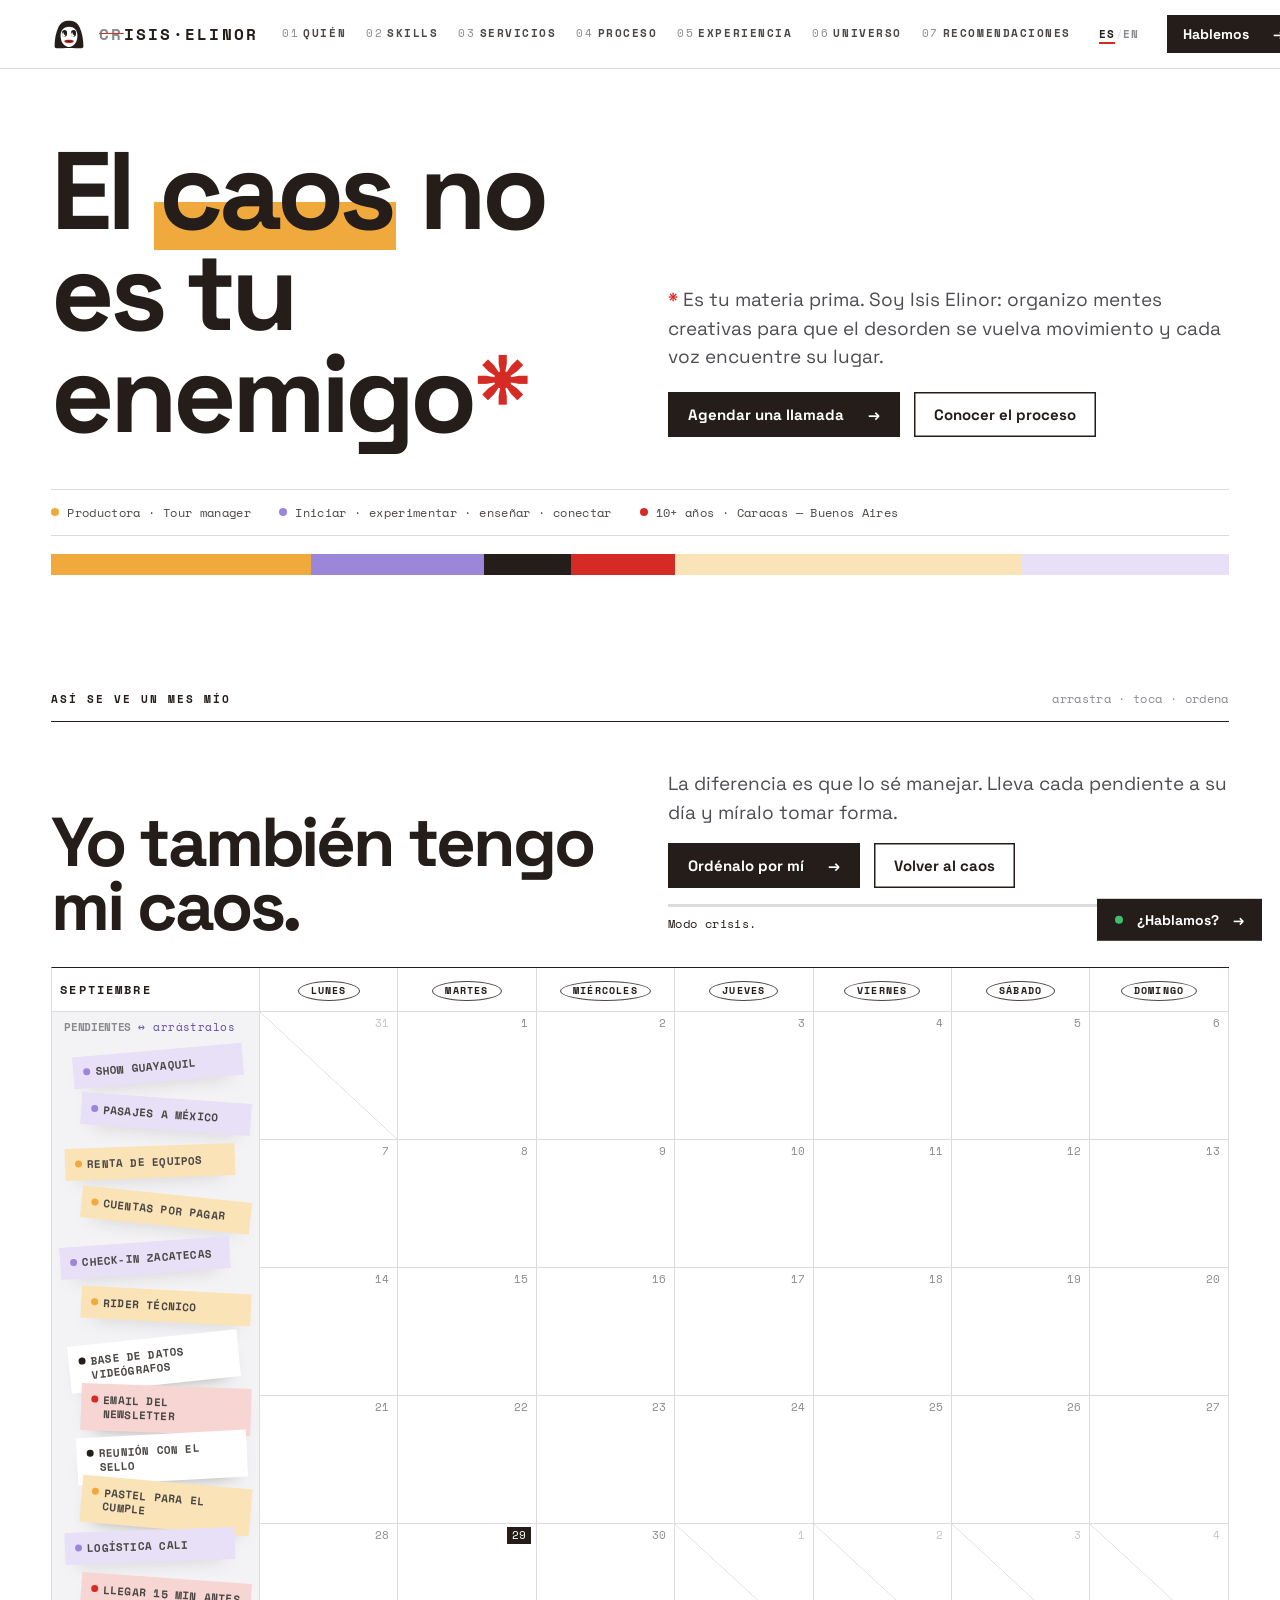
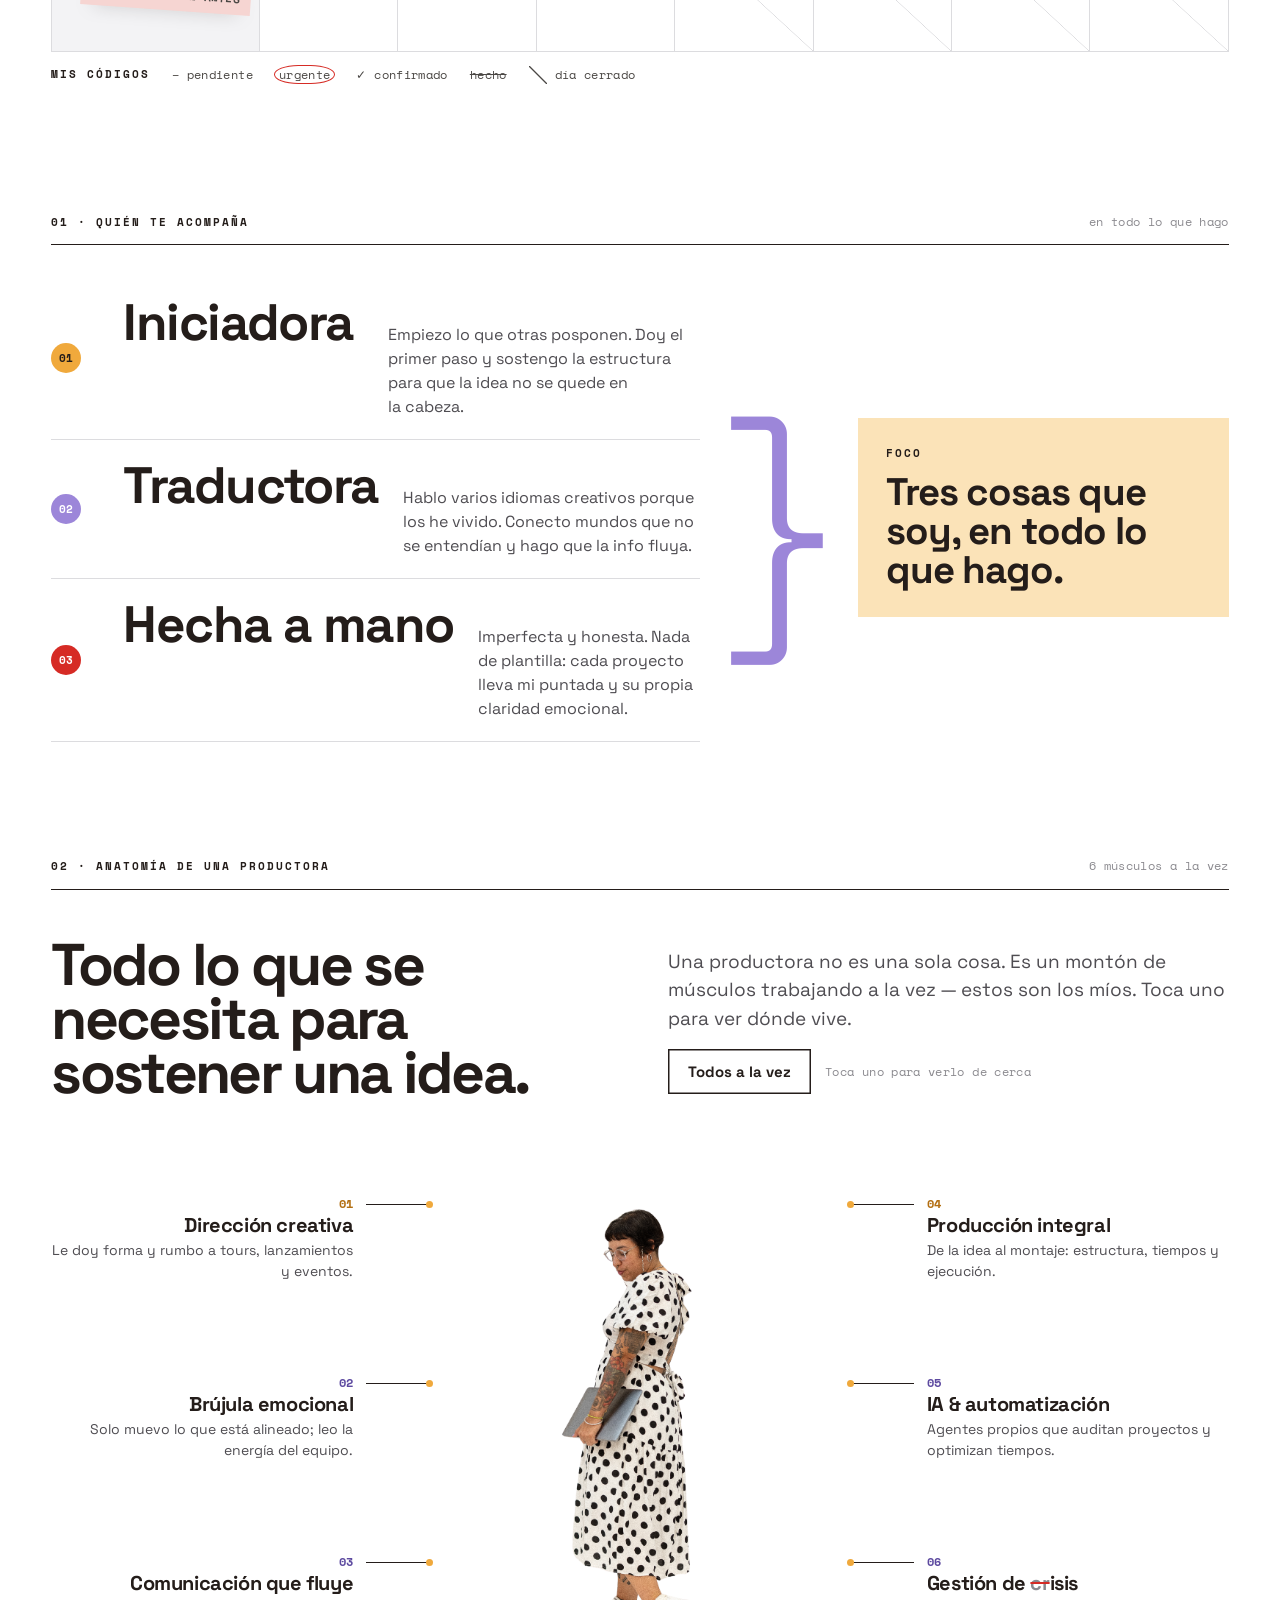
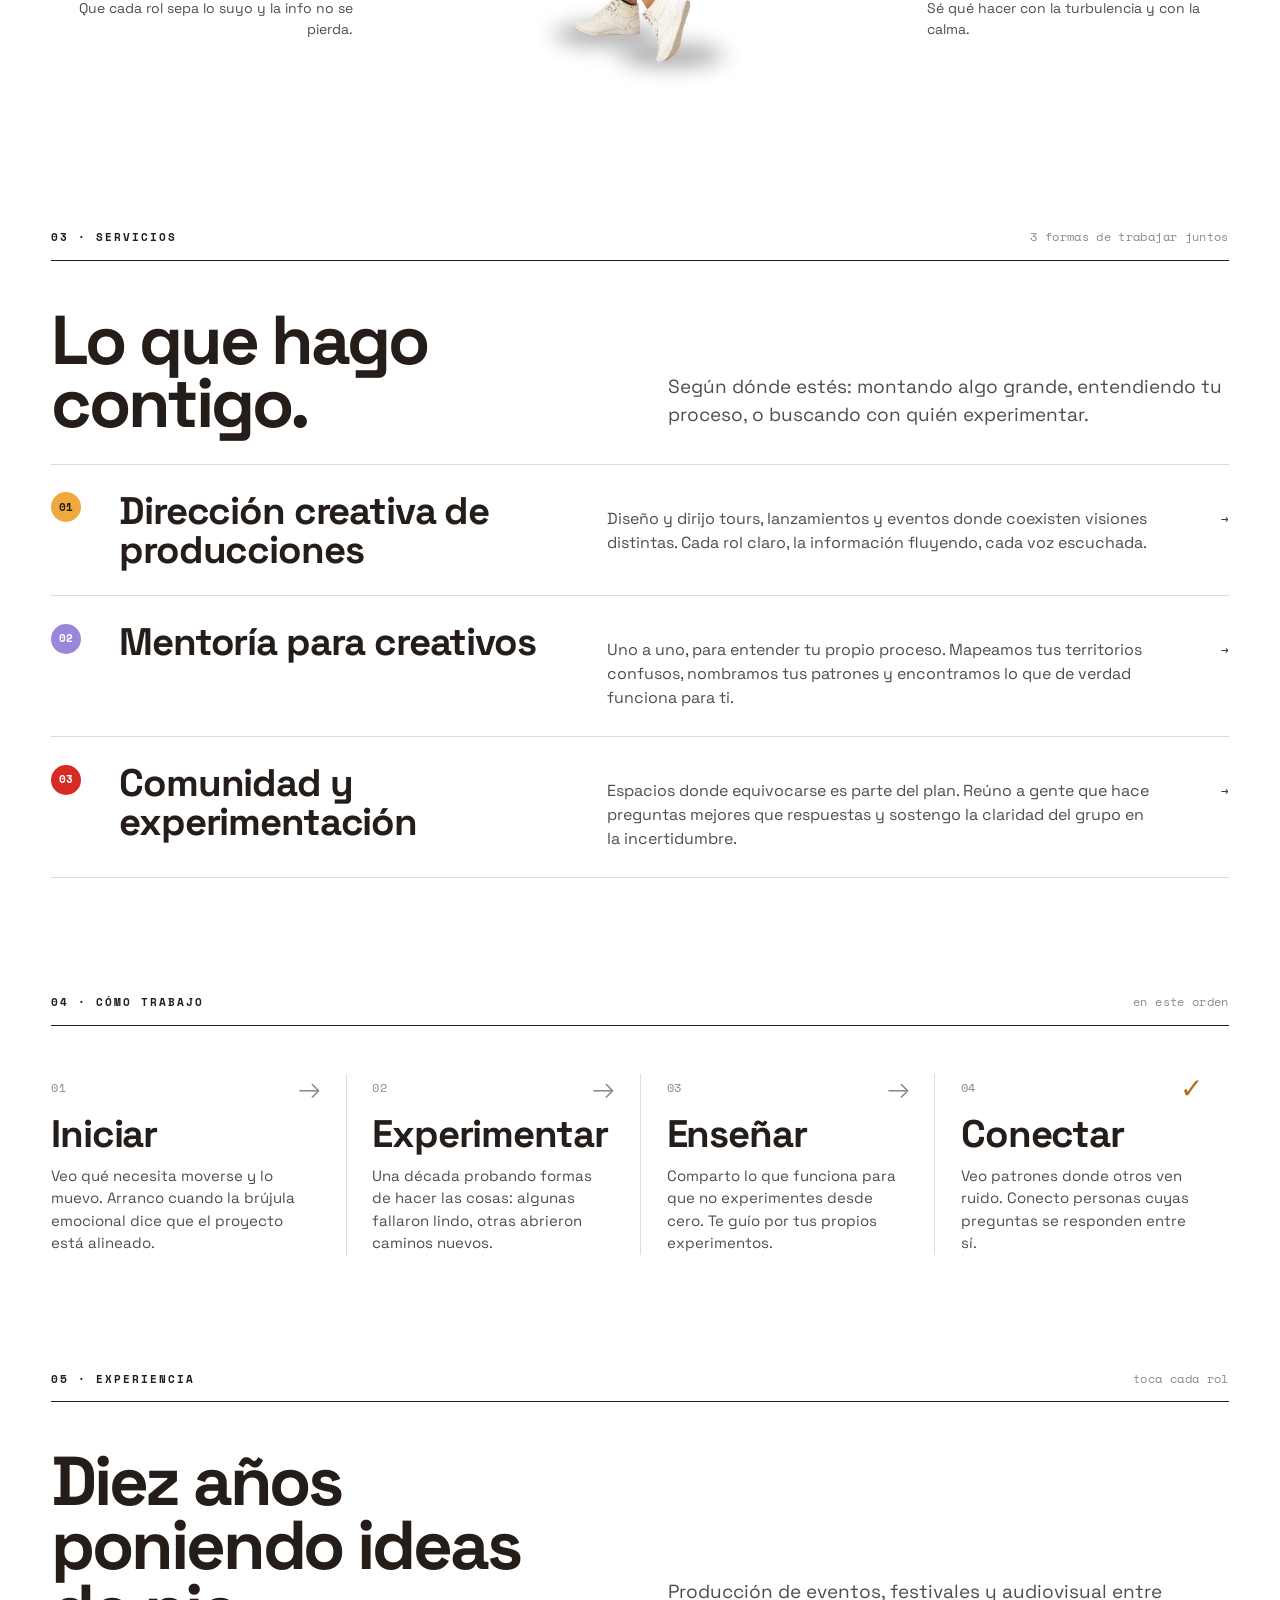
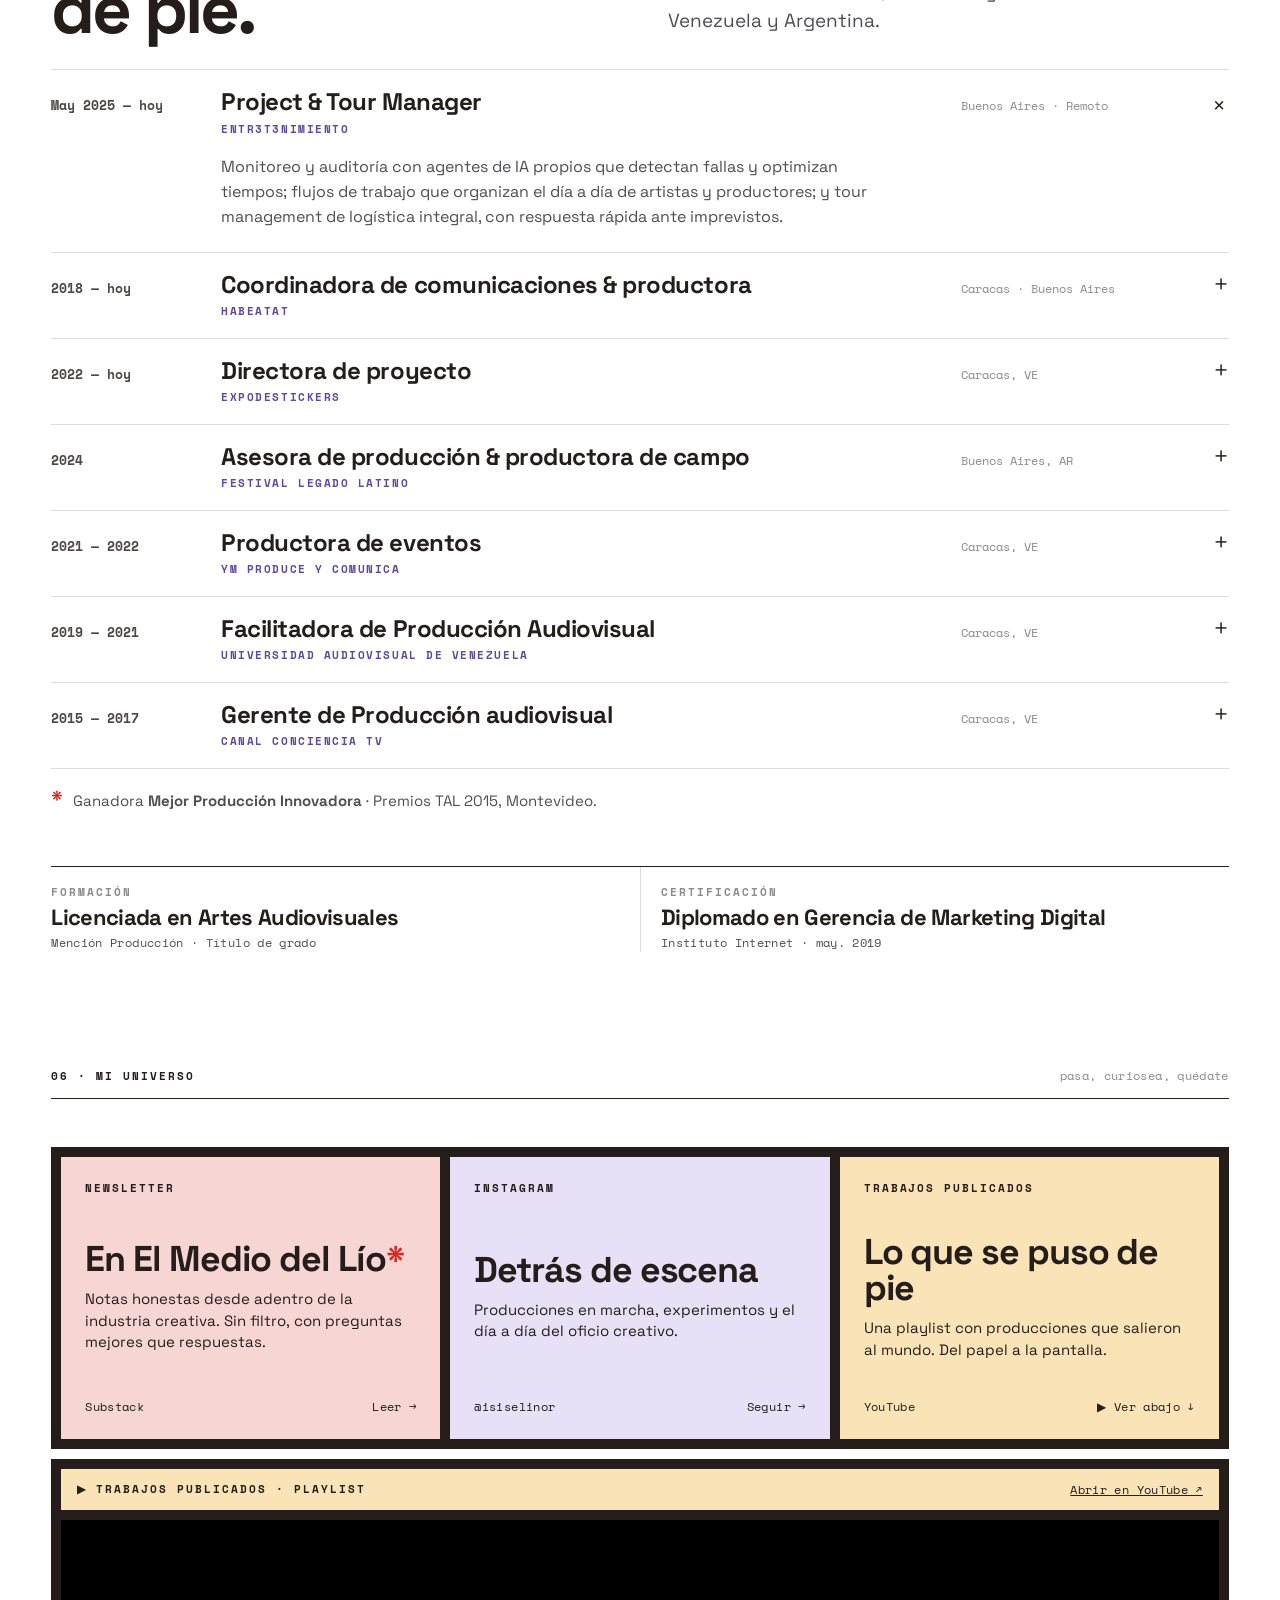
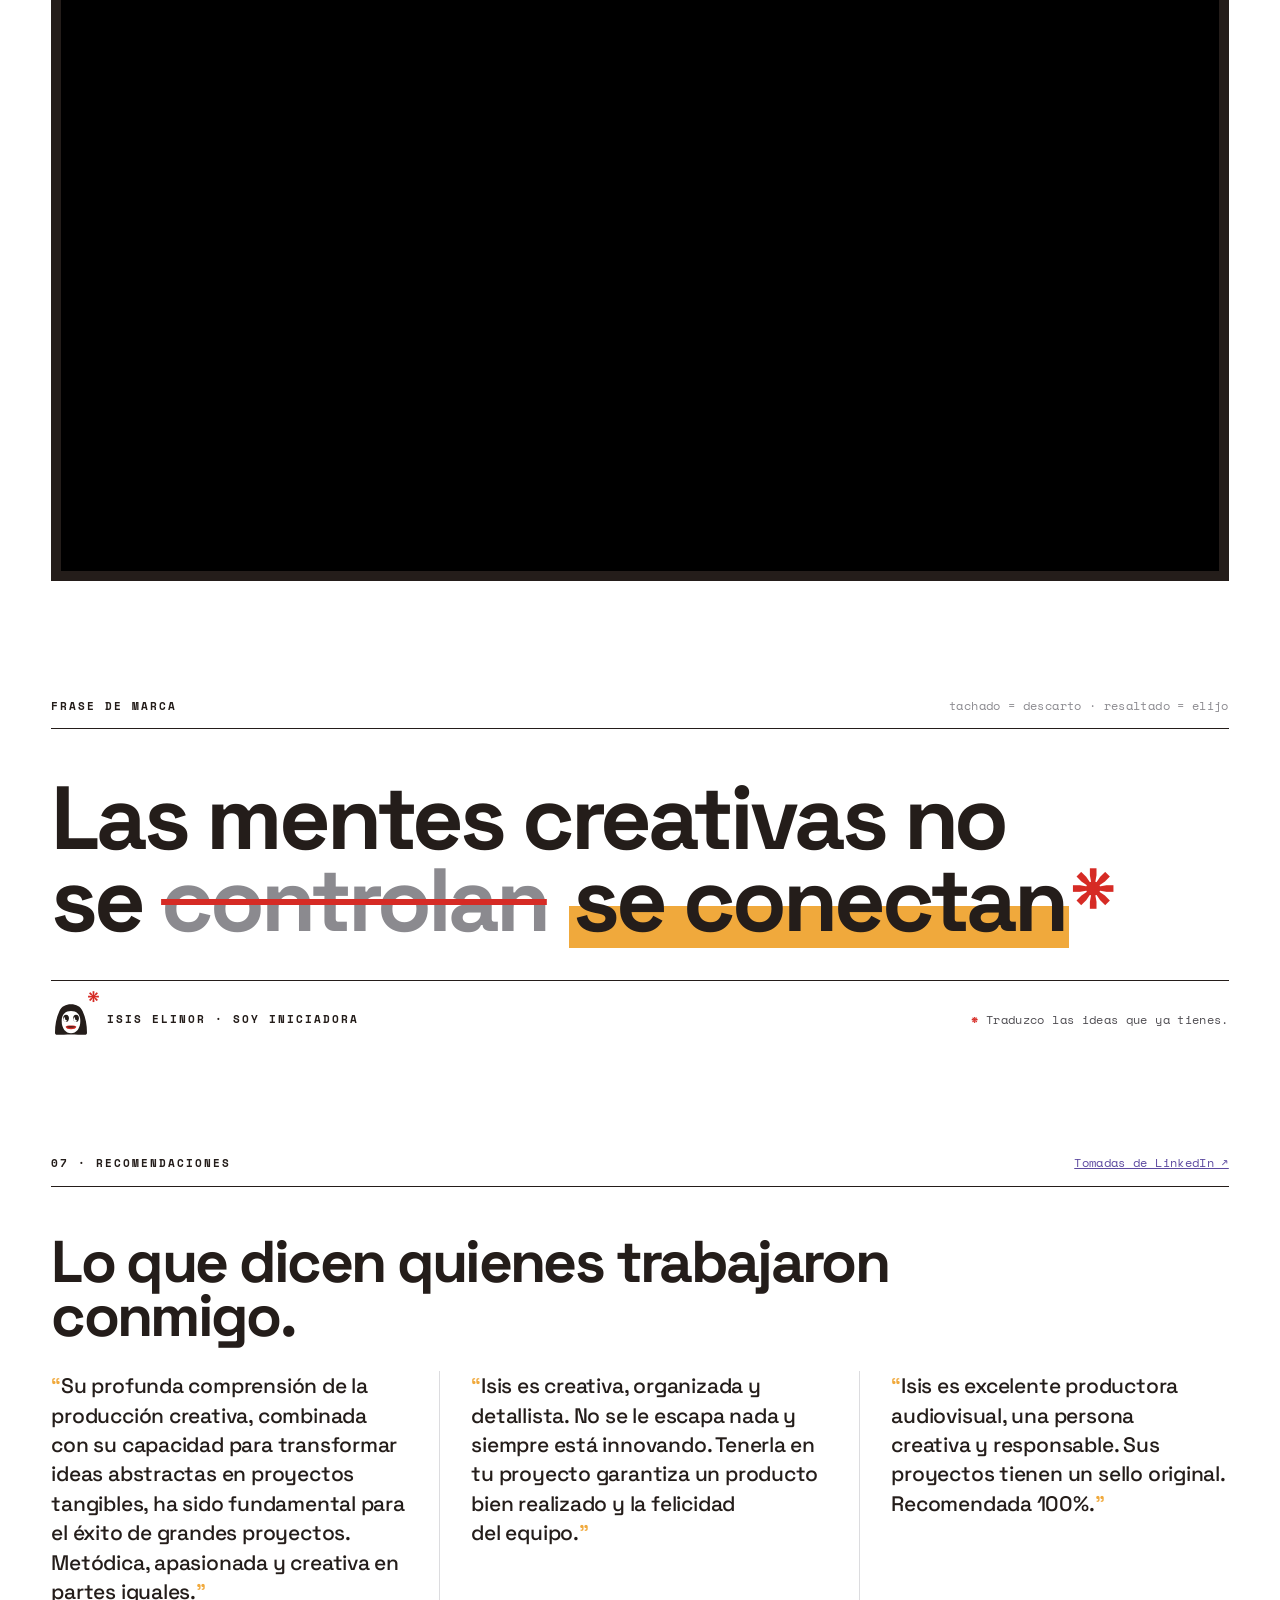
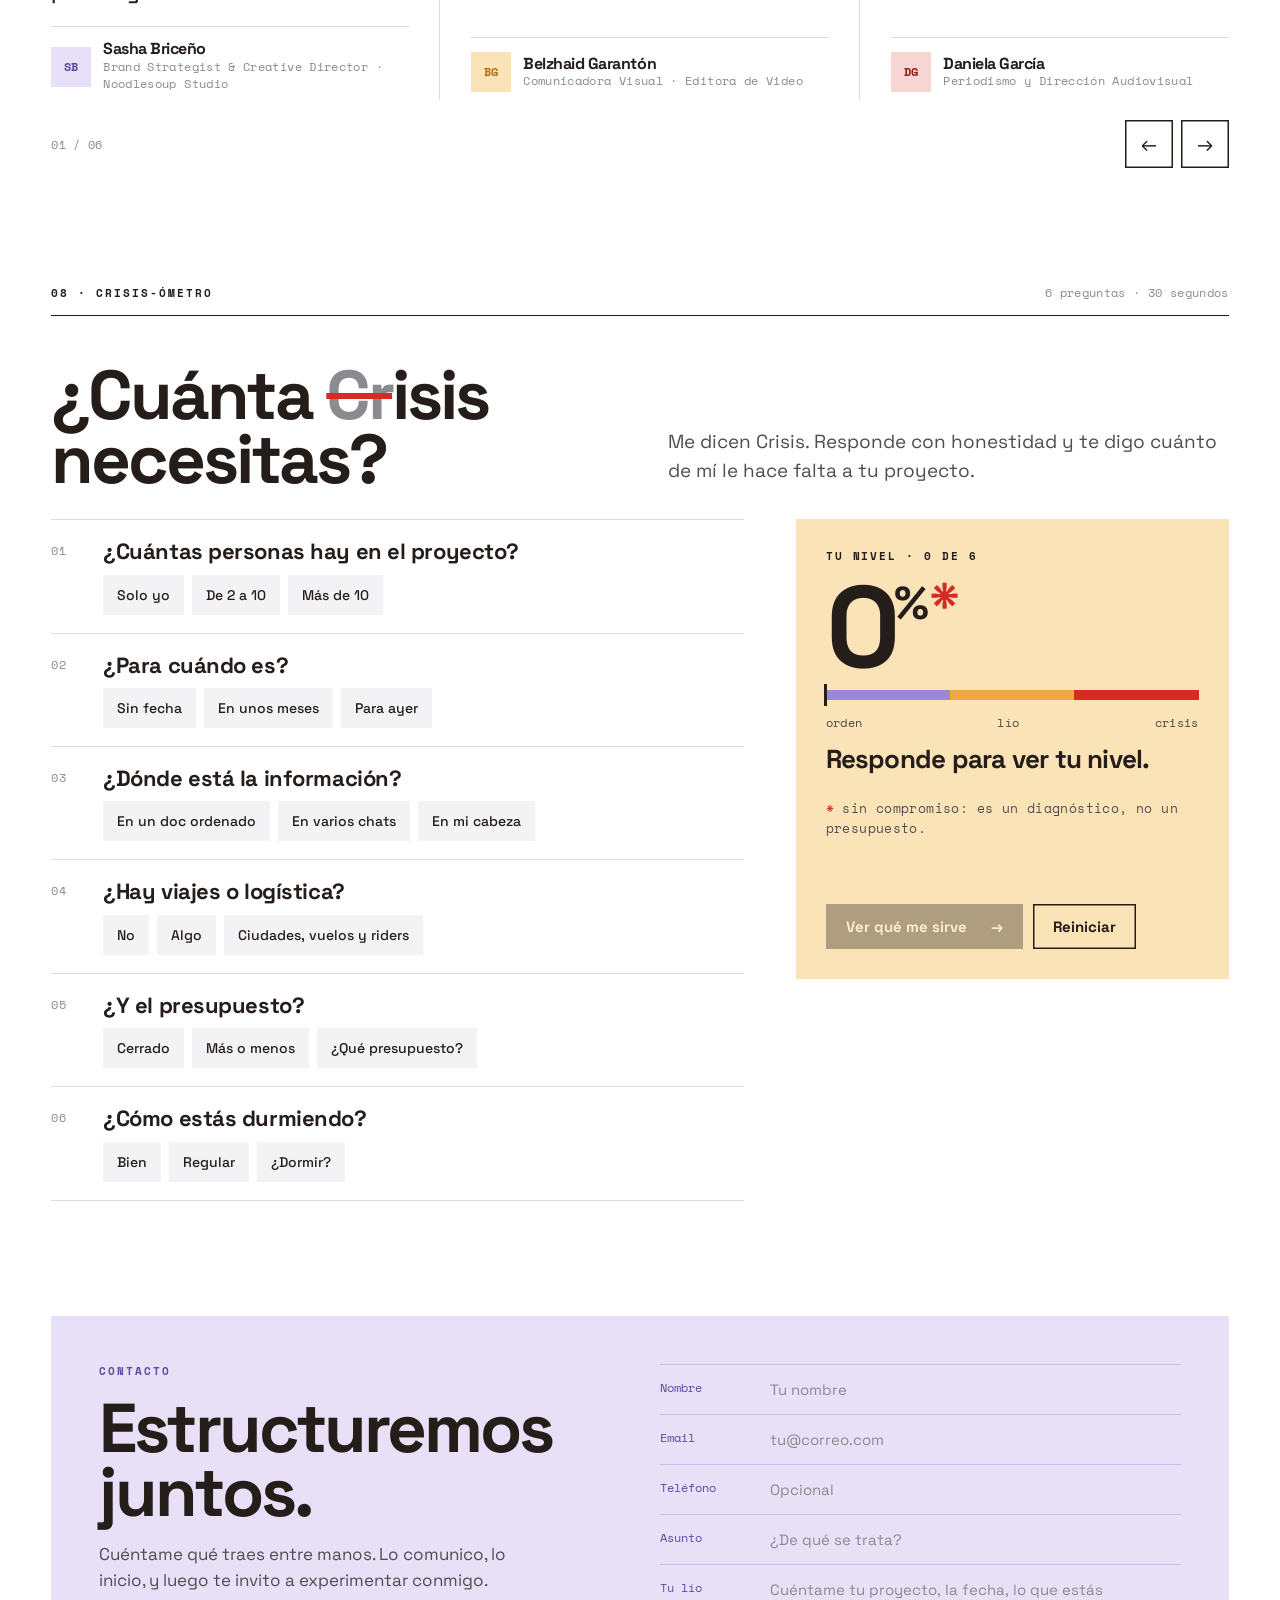
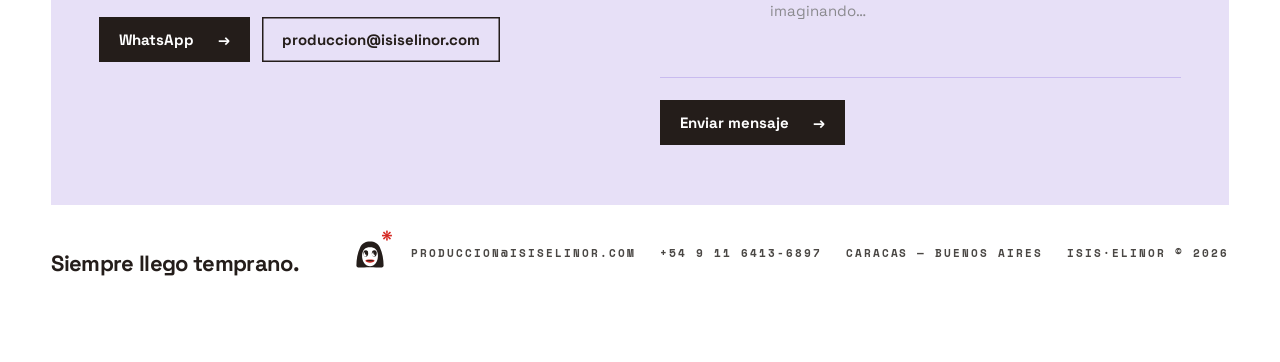
<file: index.html>
<!DOCTYPE html>
<html lang="es"><head>
<!-- Google tag (gtag.js) -->
<script async src="https://www.googletagmanager.com/gtag/js?id=G-VR9C48PCXQ"></script>
<script>
window.dataLayer = window.dataLayer || [];
function gtag(){dataLayer.push(arguments);}
gtag('js', new Date());
gtag('config', 'G-VR9C48PCXQ');
</script>
<meta charset="utf-8">
<meta name="viewport" content="width=device-width,initial-scale=1">
<title>Isis Elinor — Organizo mentes creativas</title>
<link rel="icon" type="image/svg+xml" href="monograma.svg">
<link rel="icon" type="image/png" sizes="32x32" href="monograma-32.png">
<link rel="apple-touch-icon" href="monograma-180.png">
<link rel="stylesheet" href="tokens.css">
<link rel="stylesheet" href="landing.css">
<link rel="stylesheet" href="planner.css">
</head>
<body class="crisis">

<header class="nav"><div class="wrap">
<a class="logo" href="#top" aria-label="Isis Elinor, inicio"><img src="isotipo-principal.svg" alt=""><span class="nw"><span class="cr">cr</span>isis·elinor</span></a>
<nav><a href="#esencia"><b>01</b>Quién</a><a href="#anatomia"><b>02</b>Skills</a><a href="#servicios"><b>03</b>Servicios</a><a href="#proceso"><b>04</b>Proceso</a><a href="#experiencia"><b>05</b>Experiencia</a><a href="#universo"><b>06</b>Universo</a><a href="#recomendaciones"><b>07</b>Recomendaciones</a></nav>
<div class="lang" data-noi18n role="group" aria-label="Idioma / Language"><button type="button" data-l="es">ES</button><button type="button" data-l="en">EN</button></div>
<a class="btn hb" href="https://wa.me/5491164136897" target="_blank" rel="noopener">Hablemos <span>→</span></a>
<button class="mbtn" id="mOpen" aria-expanded="false" aria-controls="mIdx"><span class="nw">Índice</span><i></i></button>
</div><i class="prog" id="prog"></i></header>
<div class="midx" id="mIdx" aria-hidden="true">
<div class="wrap mtop"><span class="mu" style="color:var(--mute)">Índice</span><div class="lang" data-noi18n role="group" aria-label="Idioma / Language"><button type="button" data-l="es">ES</button><button type="button" data-l="en">EN</button></div><button class="mclose" id="mClose" aria-label="Cerrar">Cerrar ×</button></div>
<nav class="wrap mlist">
<a href="#mes"><b>00</b><span>Un mes mío</span></a><a href="#esencia"><b>01</b><span>Quién</span></a><a href="#anatomia"><b>02</b><span>Skills</span></a><a href="#servicios"><b>03</b><span>Servicios</span></a><a href="#proceso"><b>04</b><span>Proceso</span></a><a href="#experiencia"><b>05</b><span>Experiencia</span></a><a href="#universo"><b>06</b><span>Universo</span></a><a href="#recomendaciones"><b>07</b><span>Recomendaciones</span></a><a href="#crisis"><b>08</b><span>Crisis-ómetro</span></a><a href="#contacto"><b>→</b><span>Contacto</span></a>
</nav>
<div class="wrap mfoot"><a class="btn spark" href="https://wa.me/5491164136897" target="_blank" rel="noopener">WhatsApp <span>→</span></a><a class="m" href="mailto:produccion@isiselinor.com" style="color:var(--ink)">produccion@isiselinor.com</a><span class="m" style="color:var(--mute)">Siempre llego temprano.</span></div>
</div>

<main id="top">
<section class="wrap hero">
<div class="grid2">
<h1 class="d" style="font-size:clamp(56px,8.6vw,124px)">El <mark class="hl">caos</mark> no es tu enemigo<span class="ast">*</span></h1>
<div style="display:flex;flex-direction:column;gap:20px;padding-bottom:8px">
<p class="lead"><span class="ast" style="font-weight:700">*</span> Es tu materia prima. Soy Isis Elinor: organizo mentes creativas para que el desorden se vuelva movimiento y cada voz encuentre su lugar.</p>
<div style="display:flex;gap:14px;flex-wrap:wrap"><a class="btn" href="https://wa.me/5491164136897" target="_blank" rel="noopener">Agendar una llamada <span>→</span></a><a class="btn ghost" href="#proceso">Conocer el proceso</a></div>
</div></div>
<div class="meta m"><span class="nw dot" style="--c:var(--mango)">Productora · Tour manager</span><span class="nw dot" style="--c:var(--lilac)">Iniciar · experimentar · enseñar · conectar</span><span class="nw dot" style="--c:var(--red)">10+ años · Caracas — Buenos Aires</span></div>
<div class="band" aria-hidden="true"><i style="background:var(--mango)"></i><i style="background:var(--lilac)"></i><i style="background:var(--ink)"></i><i style="background:var(--red)"></i><i style="background:var(--mango-100)"></i><i style="background:var(--lilac-100)"></i></div>
</section>

<section class="wrap sec" id="mes">
<div class="sh"><span class="mu">Así se ve un mes mío</span><span class="m">arrastra · toca · ordena</span></div>
<div class="grid2">
<h2 class="d" style="font-size:clamp(40px,5.4vw,76px)">Yo también tengo mi caos.</h2>
<div style="display:flex;flex-direction:column;gap:16px;padding-bottom:6px">
<p class="lead">La diferencia es que lo sé manejar. Lleva cada pendiente a su día y míralo tomar forma.</p>
<div style="display:flex;gap:14px;flex-wrap:wrap"><button class="btn" id="auto">Ordénalo por mí <span>→</span></button><button class="btn ghost" id="reset">Volver al caos</button></div>
<div style="display:flex;flex-direction:column;gap:8px"><div class="meter"><i id="bar"></i></div><div style="display:flex;justify-content:space-between;gap:12px"><span class="m nw" id="state">Modo crisis.</span><span class="m nw" id="count" style="color:var(--mute)">0 de 12 en su día</span></div></div>
</div></div>
<div class="calwrap"><div id="cal">
<div class="hd" style="text-align:left"><span class="mu" style="font-size:12px">Septiembre</span></div>
<div class="hd"><span class="oval">LUNES</span></div><div class="hd"><span class="oval">MARTES</span></div><div class="hd"><span class="oval">MIÉRCOLES</span></div><div class="hd"><span class="oval">JUEVES</span></div><div class="hd"><span class="oval">VIERNES</span></div><div class="hd"><span class="oval">SÁBADO</span></div><div class="hd"><span class="oval">DOMINGO</span></div>
<div id="margin"><span class="t mu" style="color:var(--mute)">Pendientes</span></div>
</div></div>
<div class="daydet" id="dayDet" hidden></div>
<div class="legend m"><span class="mu" style="color:var(--ink)">Mis códigos</span><span>– pendiente</span><span><span style="outline:1.3px solid var(--red);border-radius:40%/50%;padding:0 4px">urgente</span></span><span>✓ confirmado</span><span style="text-decoration:line-through">hecho</span><span><i style="display:inline-block;width:18px;height:18px;background:linear-gradient(to top right,transparent 45%,var(--lead) 50%,transparent 55%)"></i>día cerrado</span></div>
<div id="done"><div style="display:flex;justify-content:space-between;align-items:center;gap:24px;flex-wrap:wrap;padding:28px 0;border-top:var(--rule)"><div class="d" style="font-size:clamp(32px,4.4vw,52px);max-width:760px">Mes en orden. Así se siente trabajar conmigo.</div><a class="btn" href="#contacto">Estructuremos juntos <span>→</span></a></div></div>
</section>

<section class="wrap sec" id="esencia">
<div class="sh"><span class="mu">01 · Quién te acompaña</span><span class="m">en todo lo que hago</span></div>
<div class="ess">
<div class="rows">
<div class="r" style="--c:var(--mango);--t:var(--mango-100)"><span class="num">01</span><h3 class="t" style="font-size:clamp(32px,4vw,52px)">Iniciadora</h3><p class="lead" style="font-size:16px">Empiezo lo que otras posponen. Doy el primer paso y sostengo la estructura para que la idea no se quede en la cabeza.</p></div>
<div class="r" style="--c:var(--lilac);--t:var(--lilac-100)"><span class="num">02</span><h3 class="t" style="font-size:clamp(32px,4vw,52px)">Traductora</h3><p class="lead" style="font-size:16px">Hablo varios idiomas creativos porque los he vivido. Conecto mundos que no se entendían y hago que la info fluya.</p></div>
<div class="r" style="--c:var(--red);--t:var(--red-100)"><span class="num">03</span><h3 class="t" style="font-size:clamp(32px,4vw,52px)">Hecha a mano</h3><p class="lead" style="font-size:16px">Imperfecta y honesta. Nada de plantilla: cada proyecto lleva mi puntada y su propia claridad emocional.</p></div>
</div>
<div class="brace" aria-hidden="true">}</div>
<div class="ess-focus"><span class="mu">Foco</span><p class="t" style="font-size:clamp(28px,3vw,40px)">Tres cosas que soy, en todo lo que hago.</p></div>
</div>
</section>

<section class="wrap sec" id="anatomia">
<div class="sh"><span class="mu">02 · Anatomía de una productora</span><span class="m">6 músculos a la vez</span></div>
<div class="grid2" style="margin-bottom:24px"><h2 class="d" style="font-size:clamp(36px,4.6vw,64px)">Todo lo que se necesita para sostener una idea.</h2><div style="display:flex;flex-direction:column;gap:16px;padding-bottom:6px"><p class="lead">Una productora no es una sola cosa. Es un montón de músculos trabajando a la vez — estos son los míos. Toca uno para ver dónde vive.</p><div style="display:flex;gap:14px;align-items:center;flex-wrap:wrap"><button class="btn ghost" id="allAt">Todos a la vez</button><span class="m nw" id="anatState" style="color:var(--mute)">Toca uno para verlo de cerca</span></div></div></div>
<div class="anat" id="anat">
<div class="col l">
<div class="pin" data-k="1" tabindex="0"><i class="ld"></i><span class="n">01</span><span class="ti">Dirección creativa</span><span class="de">Le doy forma y rumbo a tours, lanzamientos y eventos.</span></div>
<div class="pin" data-k="2" tabindex="0"><i class="ld"></i><span class="n">02</span><span class="ti">Brújula emocional</span><span class="de">Solo muevo lo que está alineado; leo la energía del equipo.</span></div>
<div class="pin" data-k="3" tabindex="0"><i class="ld"></i><span class="n">03</span><span class="ti">Comunicación que fluye</span><span class="de">Que cada rol sepa lo suyo y la info no se pierda.</span></div>
</div>
<figure class="fig"><div class="zoom" id="zoom"><img src="isis-laptop.png" alt="Isis Elinor con su laptop">
<button class="hs" data-k="1" style="left:48%;top:17%" aria-label="Dirección creativa"><b>01</b><span>cabeza</span></button>
<button class="hs" data-k="2" style="left:52%;top:32%" aria-label="Brújula emocional"><b>02</b><span>corazón</span></button>
<button class="hs" data-k="3" style="left:44%;top:24.5%" aria-label="Comunicación que fluye"><b>03</b><span>voz</span></button>
<button class="hs" data-k="4" style="left:55%;top:60%" aria-label="Producción integral"><b>04</b><span>cuerpo</span></button>
<button class="hs" data-k="5" style="left:40%;top:49%" aria-label="IA y automatización"><b>05</b><span>laptop</span></button>

<button class="hs" data-k="6" style="left:50%;top:84%" aria-label="Gestión de crisis"><b>06</b><span>pies en la tierra</span></button>
</div><div class="vf" aria-hidden="true"><i class="c tl"></i><i class="c tr"></i><i class="c bl"></i><i class="c br"></i><div class="mini"><img src="isis-laptop.png" alt=""><b id="miniBox"></b></div><div class="cap"><span class="m" id="capN">01</span><span class="mu" id="capW">cabeza</span><span class="m" id="capS">× 1.9</span></div></div></figure>
<div class="mob" id="anatMob"><div class="mtabs" role="tablist"></div><div class="mcard" aria-live="polite"><div class="mhead"><span class="m" id="mN" style="color:var(--red)">01 / 06</span><span class="mu" id="mWhere" style="color:var(--mute)">cabeza</span></div><h3 class="t" id="mT" style="font-size:30px"></h3><p class="lead" id="mD" style="font-size:16px"></p><div class="mnav"><button type="button" id="mPrev" aria-label="Anterior">←</button><button type="button" id="mNext" aria-label="Siguiente">Siguiente →</button></div></div></div>
<div class="col r">
<div class="pin" data-k="4" tabindex="0"><i class="ld"></i><span class="n">04</span><span class="ti">Producción integral</span><span class="de">De la idea al montaje: estructura, tiempos y ejecución.</span></div>
<div class="pin" data-k="5" tabindex="0"><i class="ld"></i><span class="n">05</span><span class="ti">IA &amp; automatización</span><span class="de">Agentes propios que auditan proyectos y optimizan tiempos.</span></div>
<div class="pin" data-k="6" tabindex="0"><i class="ld"></i><span class="n">06</span><span class="ti">Gestión de <span style="text-decoration:line-through;text-decoration-color:var(--red);color:var(--mute)">cr</span>isis</span><span class="de">Sé qué hacer con la turbulencia y con la calma.</span></div>
</div></div>
</section>

<section class="wrap sec" id="servicios">
<div class="sh"><span class="mu">03 · Servicios</span><span class="m">3 formas de trabajar juntos</span></div>
<div class="grid2" style="margin-bottom:28px"><h2 class="d" style="font-size:clamp(40px,5.4vw,76px)">Lo que hago contigo.</h2><p class="lead" style="padding-bottom:6px">Según dónde estés: montando algo grande, entendiendo tu proceso, o buscando con quién experimentar.</p></div>
<div class="svc" style="--c:var(--mango)"><span class="num">01</span><h3 class="t">Dirección creativa de producciones</h3><p class="lead" style="font-size:16px">Diseño y dirijo tours, lanzamientos y eventos donde coexisten visiones distintas. Cada rol claro, la información fluyendo, cada voz escuchada.</p><span class="m" style="text-align:right">→</span></div>
<div class="svc" style="--c:var(--lilac)"><span class="num">02</span><h3 class="t">Mentoría para creativos</h3><p class="lead" style="font-size:16px">Uno a uno, para entender tu propio proceso. Mapeamos tus territorios confusos, nombramos tus patrones y encontramos lo que de verdad funciona para ti.</p><span class="m" style="text-align:right">→</span></div>
<div class="svc" style="--c:var(--red)"><span class="num">03</span><h3 class="t">Comunidad y experimentación</h3><p class="lead" style="font-size:16px">Espacios donde equivocarse es parte del plan. Reúno a gente que hace preguntas mejores que respuestas y sostengo la claridad del grupo en la incertidumbre.</p><span class="m" style="text-align:right">→</span></div>
</section>

<section class="wrap sec" id="proceso">
<div class="sh"><span class="mu">04 · Cómo trabajo</span><span class="m">en este orden</span></div>
<div class="flow">
<div class="step"><div class="k"><span class="m" style="color:var(--mute)">01</span><span class="ar">→</span></div><h3 class="t">Iniciar</h3><p>Veo qué necesita moverse y lo muevo. Arranco cuando la brújula emocional dice que el proyecto está alineado.</p></div>
<div class="step"><div class="k"><span class="m" style="color:var(--mute)">02</span><span class="ar">→</span></div><h3 class="t">Experimentar</h3><p>Una década probando formas de hacer las cosas: algunas fallaron lindo, otras abrieron caminos nuevos.</p></div>
<div class="step"><div class="k"><span class="m" style="color:var(--mute)">03</span><span class="ar">→</span></div><h3 class="t">Enseñar</h3><p>Comparto lo que funciona para que no experimentes desde cero. Te guío por tus propios experimentos.</p></div>
<div class="step"><div class="k"><span class="m" style="color:var(--mute)">04</span><span class="ar" style="color:var(--mango-700)">✓</span></div><h3 class="t">Conectar</h3><p>Veo patrones donde otros ven ruido. Conecto personas cuyas preguntas se responden entre sí.</p></div>
</div>
</section>

<section class="wrap sec" id="experiencia">
<div class="sh"><span class="mu">05 · Experiencia</span><span class="m">toca cada rol</span></div>
<div class="grid2" style="margin-bottom:28px"><h2 class="d" style="font-size:clamp(40px,5.4vw,76px)">Diez años poniendo ideas de pie.</h2><p class="lead" style="padding-bottom:6px">Producción de eventos, festivales y audiovisual entre Venezuela y Argentina.</p></div>
<details class="exp" open><summary><span class="yr">May 2025 — hoy</span><span class="ro">Project &amp; Tour Manager<span class="org">Entr3t3nimiento</span></span><span class="pl">Buenos Aires · Remoto</span><span class="tg">+</span></summary><div class="bd"><p>Monitoreo y auditoría con agentes de IA propios que detectan fallas y optimizan tiempos; flujos de trabajo que organizan el día a día de artistas y productores; y tour management de logística integral, con respuesta rápida ante imprevistos.</p></div></details>
<details class="exp"><summary><span class="yr">2018 — hoy</span><span class="ro">Coordinadora de comunicaciones &amp; productora<span class="org">Habeatat</span></span><span class="pl">Caracas · Buenos Aires</span><span class="tg">+</span></summary><div class="bd"><p>Comunicación, imagen y producción de la marca y sus artistas. Produje la Batalla de Maestros (BDM), la Final Nacional de la Red Bull Batalla de Gallos y el proyecto “Gotas” de Liana Malva hasta el Skoll World Forum.</p></div></details>
<details class="exp"><summary><span class="yr">2022 — hoy</span><span class="ro">Directora de proyecto<span class="org">ExpoDeStickers</span></span><span class="pl">Caracas, VE</span><span class="tg">+</span></summary><div class="bd"><p>Lideré la reconceptualización del evento anual de diseñadores e ilustradores junto a Mao Orsini y Okso, hasta volverlo una referencia para creativos visuales.</p></div></details>
<details class="exp"><summary><span class="yr">2024</span><span class="ro">Asesora de producción &amp; productora de campo<span class="org">Festival Legado Latino</span></span><span class="pl">Buenos Aires, AR</span><span class="tg">+</span></summary><div class="bd"><p>Riders técnicos, camerinos e itinerario de tarima de un festival de música: entradas y salidas al segundo y transiciones sin cortes entre artistas.</p></div></details>
<details class="exp"><summary><span class="yr">2021 — 2022</span><span class="ro">Productora de eventos<span class="org">YM Produce y Comunica</span></span><span class="pl">Caracas, VE</span><span class="tg">+</span></summary><div class="bd"><p>Coordinación de 37 eventos —corporativos, showcases, ruedas de prensa y festivales de música— incluidos Sukha Festival, La Escuelita y Urbana.</p></div></details>
<details class="exp"><summary><span class="yr">2019 — 2021</span><span class="ro">Facilitadora de Producción Audiovisual<span class="org">Universidad Audiovisual de Venezuela</span></span><span class="pl">Caracas, VE</span><span class="tg">+</span></summary><div class="bd"><p>Convertí la cátedra en un laboratorio de experimentación: nuevas herramientas, formatos y narrativas para producir en un entorno multipantalla.</p></div></details>
<details class="exp"><summary><span class="yr">2015 — 2017</span><span class="ro">Gerente de Producción audiovisual<span class="org">Canal ConCiencia TV</span></span><span class="pl">Caracas, VE</span><span class="tg">+</span></summary><div class="bd"><p>Montaje, contratos y ejecución de proyectos audiovisuales. Dirigí el seriado “Lo Vital Hazlo Viral” y codirigí el unitario “EntreBits”.</p></div></details>
<p class="foot-note"><span class="ast" style="font:700 22px/1 var(--font-display)">*</span><span>Ganadora <strong>Mejor Producción Innovadora</strong> · Premios TAL 2015, Montevideo.</span></p>
<div class="cert">
<div><span class="mu" style="color:var(--mute)">Formación</span><span class="t" style="font-size:22px">Licenciada en Artes Audiovisuales</span><span class="m" style="color:var(--body)">Mención Producción · Título de grado</span></div>
<div><span class="mu" style="color:var(--mute)">Certificación</span><span class="t" style="font-size:22px">Diplomado en Gerencia de Marketing Digital</span><span class="m" style="color:var(--body)">Instituto Internet · may. 2019</span></div>
</div>
</section>

<section class="wrap sec" id="universo">
<div class="sh"><span class="mu">06 · Mi universo</span><span class="m">pasa, curiosea, quédate</span></div>
<div class="tiles">
<a class="tile" href="https://substack.com/@isiselinor" target="_blank" rel="noopener" style="background:var(--red-100)"><span class="mu">Newsletter</span><div style="display:flex;flex-direction:column;gap:10px"><h3 class="t">En El Medio del Lío<span class="ast">*</span></h3><p>Notas honestas desde adentro de la industria creativa. Sin filtro, con preguntas mejores que respuestas.</p></div><span class="go"><span class="m nw">Substack</span><span class="m nw">Leer →</span></span></a>
<a class="tile" href="https://instagram.com/isiselinor" target="_blank" rel="noopener" style="background:var(--lilac-100)"><span class="mu">Instagram</span><div style="display:flex;flex-direction:column;gap:10px"><h3 class="t">Detrás de escena</h3><p>Producciones en marcha, experimentos y el día a día del oficio creativo.</p></div><span class="go"><span class="m nw">@isiselinor</span><span class="m nw">Seguir →</span></span></a>
<a class="tile" id="ytOpen" href="#ytPanel" style="background:var(--mango-100)"><span class="mu">Trabajos publicados</span><div style="display:flex;flex-direction:column;gap:10px"><h3 class="t">Lo que se puso de pie</h3><p>Una playlist con producciones que salieron al mundo. Del papel a la pantalla.</p></div><span class="go"><span class="m nw">YouTube</span><span class="m nw">▶ Ver abajo ↓</span></span></a>
</div>
<div class="yt" id="ytPanel">
<div class="yt-bar"><span class="mu">▶ Trabajos publicados · playlist</span><span style="display:flex;gap:18px"><a class="m nw" href="https://youtube.com/playlist?list=PLA5iRRIIZI_Y_nPTmsajnOyREKiXgTU60" target="_blank" rel="noopener">Abrir en YouTube ↗</a></span></div>
<div class="yt-frame"><iframe src="https://www.youtube-nocookie.com/embed/videoseries?list=PLA5iRRIIZI_Y_nPTmsajnOyREKiXgTU60&amp;rel=0" title="Trabajos publicados — playlist" loading="lazy" allow="accelerometer; autoplay; clipboard-write; encrypted-media; gyroscope; picture-in-picture; web-share" allowfullscreen></iframe></div>
</div>
</section>

<section class="wrap sec">
<div class="sh"><span class="mu">Frase de marca</span><span class="m">tachado = descarto · resaltado = elijo</span></div>
<blockquote class="bq">
<p class="d">Las mentes creativas no se <span class="x">controlan</span><span class="hl2">se conectan</span><span class="ast">*</span></p>
<footer class="bq-f"><span class="bq-sig"><span style="position:relative;display:inline-block;width:40px;height:40px"><img src="isotipo-principal.svg" alt="" style="width:40px;height:40px;display:block"><span style="position:absolute;right:-9px;top:-11px;font:700 24px/1 var(--font-display);color:var(--red)">*</span></span><span class="mu" style="color:var(--ink)">Isis Elinor · soy iniciadora</span></span><span class="m" style="color:var(--body)"><span class="ast" style="font-weight:700">*</span> Traduzco las ideas que ya tienes.</span></footer>
</blockquote>
</section>

<section class="wrap sec" id="recomendaciones">
<div class="sh"><span class="mu">07 · Recomendaciones</span><a class="m nw" href="https://www.linkedin.com/in/isiselinor/" target="_blank" rel="noopener" style="color:var(--lilac-700)">Tomadas de LinkedIn ↗</a></div>
<h2 class="d" style="font-size:clamp(36px,4.6vw,64px);margin-bottom:28px;max-width:900px">Lo que dicen quienes trabajaron conmigo.</h2>
<div class="tr" id="tr">
<div class="tc"><p class="qq">Su profunda comprensión de la producción creativa, combinada con su capacidad para transformar ideas abstractas en proyectos tangibles, ha sido fundamental para el éxito de grandes proyectos. Metódica, apasionada y creativa en partes iguales.</p><div class="who"><span class="av" style="background:var(--lilac-100);color:var(--lilac-700)">SB</span><div><div class="t" style="font-size:16px">Sasha Briceño</div><div class="m" style="color:var(--mute)">Brand Strategist &amp; Creative Director · Noodlesoup Studio</div></div></div></div>
<div class="tc"><p class="qq">Isis es creativa, organizada y detallista. No se le escapa nada y siempre está innovando. Tenerla en tu proyecto garantiza un producto bien realizado y la felicidad del equipo.</p><div class="who"><span class="av" style="background:var(--mango-100);color:var(--mango-700)">BG</span><div><div class="t" style="font-size:16px">Belzhaid Garantón</div><div class="m" style="color:var(--mute)">Comunicadora Visual · Editora de Video</div></div></div></div>
<div class="tc"><p class="qq">Isis es excelente productora audiovisual, una persona creativa y responsable. Sus proyectos tienen un sello original. Recomendada 100%.</p><div class="who"><span class="av" style="background:var(--red-100);color:var(--red-700)">DG</span><div><div class="t" style="font-size:16px">Daniela García</div><div class="m" style="color:var(--mute)">Periodismo y Dirección Audiovisual</div></div></div></div>
<div class="tc"><p class="qq">Una excelente productora y profesional, pero sobre todo, una estupenda persona. Responsable, dedicada y detallista: siempre un gran apoyo en cada equipo.</p><div class="who"><span class="av" style="background:var(--soft);color:var(--ink)">AC</span><div><div class="t" style="font-size:16px">Adriana Castro</div><div class="m" style="color:var(--mute)">Lead Edición Online · Pampa Films</div></div></div></div>
<div class="tc"><p class="qq">Sinónimo de organización, perseverancia y proactividad. Si quieres en tu equipo a alguien que impulse, organice y lidere, debes contratar a Isis Elinor.</p><div class="who"><span class="av" style="background:var(--lilac-100);color:var(--lilac-700)">JP</span><div><div class="t" style="font-size:16px">Juan Pablo Díaz Silva</div><div class="m" style="color:var(--mute)">Sociólogo e Investigador</div></div></div></div>
<div class="tc"><p class="qq">Conocedora del mundo audiovisual multipantalla y multiplataforma. Para ConCiencia TV fue clave en “Cerefritos”, ganador del premio internacional TAL a mejor formato.</p><div class="who"><span class="av" style="background:var(--mango-100);color:var(--mango-700)">GC</span><div><div class="t" style="font-size:16px">Gustavo Castillo Mascareño</div><div class="m" style="color:var(--mute)">Estrategia comunicacional · TV y multiplataforma</div></div></div></div>
</div>
<div class="tctrl"><span class="m" id="tpos" style="color:var(--mute)">01 / 06</span><div style="display:flex;gap:8px"><button type="button" id="tprev" aria-label="Anterior">←</button><button type="button" id="tnext" aria-label="Siguiente">→</button></div></div>
</section>

<section class="wrap sec" id="crisis">
<div class="sh"><span class="mu">08 · Crisis-ómetro</span><span class="m">6 preguntas · 30 segundos</span></div>
<div class="grid2" style="margin-bottom:28px"><h2 class="d" style="font-size:clamp(40px,5.4vw,76px)">¿Cuánta <span style="text-decoration:line-through;text-decoration-color:var(--red);color:var(--mute)">Cr</span>isis necesitas?</h2><p class="lead" style="padding-bottom:6px">Me dicen Crisis. Responde con honestidad y te digo cuánto de mí le hace falta a tu proyecto.</p></div>
<div class="qz">
<div class="qz-list">
<div class="qz-q" data-q="0"><span class="m qn">01</span><span class="qt">¿Cuántas personas hay en el proyecto?</span><div class="qo"><button type="button" data-v="0">Solo yo</button><button type="button" data-v="1">De 2 a 10</button><button type="button" data-v="2">Más de 10</button></div></div>
<div class="qz-q" data-q="1"><span class="m qn">02</span><span class="qt">¿Para cuándo es?</span><div class="qo"><button type="button" data-v="0">Sin fecha</button><button type="button" data-v="1">En unos meses</button><button type="button" data-v="2">Para ayer</button></div></div>
<div class="qz-q" data-q="2"><span class="m qn">03</span><span class="qt">¿Dónde está la información?</span><div class="qo"><button type="button" data-v="0">En un doc ordenado</button><button type="button" data-v="1">En varios chats</button><button type="button" data-v="2">En mi cabeza</button></div></div>
<div class="qz-q" data-q="3"><span class="m qn">04</span><span class="qt">¿Hay viajes o logística?</span><div class="qo"><button type="button" data-v="0">No</button><button type="button" data-v="1">Algo</button><button type="button" data-v="2">Ciudades, vuelos y riders</button></div></div>
<div class="qz-q" data-q="4"><span class="m qn">05</span><span class="qt">¿Y el presupuesto?</span><div class="qo"><button type="button" data-v="0">Cerrado</button><button type="button" data-v="1">Más o menos</button><button type="button" data-v="2">¿Qué presupuesto?</button></div></div>
<div class="qz-q" data-q="5"><span class="m qn">06</span><span class="qt">¿Cómo estás durmiendo?</span><div class="qo"><button type="button" data-v="0">Bien</button><button type="button" data-v="1">Regular</button><button type="button" data-v="2">¿Dormir?</button></div></div>
</div>
<aside class="qz-res" id="qzRes">
<span class="mu" id="qzLbl">Tu nivel</span>
<div class="qz-pct"><span id="qzPct">0</span><small>%</small><span class="ast">*</span></div>
<div class="qz-gauge"><i id="qzBar"></i></div>
<div class="qz-scale m"><span>orden</span><span>lío</span><span>crisis</span></div>
<p class="t" id="qzTitle" style="font-size:26px">Responde para ver tu nivel.</p>
<p class="m" id="qzNote" style="color:var(--body);font-size:13px;line-height:1.5"><span class="ast">*</span> sin compromiso: es un diagnóstico, no un presupuesto.</p>
<div style="display:flex;gap:10px;flex-wrap:wrap;margin-top:auto"><button type="button" class="btn" id="qzGo" aria-disabled="true">Ver qué me sirve <span>→</span></button><button type="button" class="btn ghost" id="qzReset">Reiniciar</button></div>
</aside>
</div>
</section>

<section class="wrap sec" id="contacto">
<div class="cont">
<div style="display:flex;flex-direction:column;gap:18px"><span class="mu" style="color:var(--lilac-700)">Contacto</span><h2 class="d" style="font-size:clamp(44px,5.4vw,72px)">Estructuremos juntos.</h2><p style="margin:0;font-size:17px;line-height:1.5;color:var(--body);max-width:420px">Cuéntame qué traes entre manos. Lo comunico, lo inicio, y luego te invito a experimentar conmigo.</p>
<div style="display:flex;gap:12px;flex-wrap:wrap;margin-top:6px"><a class="btn" href="https://wa.me/5491164136897" target="_blank" rel="noopener">WhatsApp <span>→</span></a><a class="btn ghost" href="mailto:produccion@isiselinor.com">produccion@isiselinor.com</a></div></div>
<form name="contacto" method="POST" data-netlify="true" netlify-honeypot="bot-field" id="cf">
<input type="hidden" name="form-name" value="contacto"><p style="display:none"><label>No llenar: <input name="bot-field"></label></p>
<label for="cf-nombre">Nombre</label><input id="cf-nombre" name="nombre" required autocomplete="name" placeholder="Tu nombre">
<label for="cf-email">Email</label><input id="cf-email" name="email" type="email" required autocomplete="email" placeholder="tu@correo.com">
<label for="cf-telefono">Teléfono</label><input id="cf-telefono" name="telefono" type="tel" autocomplete="tel" placeholder="Opcional">
<label for="cf-asunto">Asunto</label><input id="cf-asunto" name="asunto" placeholder="¿De qué se trata?">
<label for="cf-mensaje" class="lastl">Tu lío</label><textarea id="cf-mensaje" name="mensaje" rows="4" required placeholder="Cuéntame tu proyecto, la fecha, lo que estás imaginando…"></textarea>
<button type="submit" class="btn" style="grid-column:1/-1;justify-self:start;margin-top:22px">Enviar mensaje <span>→</span></button>
<p class="m" id="cf-msg" role="status" aria-live="polite" style="grid-column:1/-1;color:var(--lilac-700);margin:12px 0 0"></p>
</form></div>
<footer class="foot">
<span class="t" style="font-size:22px">Siempre llego temprano.</span>
<span class="mu" style="color:var(--lead);display:flex;gap:24px;flex-wrap:wrap;align-items:center"><span style="position:relative;display:inline-block;width:34px;height:34px"><img src="isotipo-principal.svg" alt="" style="width:34px;height:34px;display:block"><span style="position:absolute;right:-8px;top:-10px;font:700 22px/1 var(--font-display);color:var(--red)">*</span></span><a href="mailto:produccion@isiselinor.com" style="color:inherit;text-decoration:none">produccion@isiselinor.com</a><span>+54 9 11 6413-6897</span><span>Caracas — Buenos Aires</span><span>isis·elinor © 2026</span></span>
</footer>
</section>
</main>

<dialog class="qd" id="qzDlg" aria-labelledby="qdT">
<div class="qd-in">
<div class="qd-top"><span class="mu" id="qdK">Tu diagnóstico</span><button type="button" class="qd-x" id="qdX" aria-label="Cerrar">Cerrar ×</button></div>
<div class="qd-tabs" role="tablist"><button type="button" data-l="0">Mentoría</button><button type="button" data-l="1">Dirección creativa</button><button type="button" data-l="2">Producción + gira</button></div>
<div class="qd-body">
<div class="qd-h"><span class="qd-pct" id="qdPct">0%</span><div><span class="m" id="qdRec" style="color:var(--red)">Recomendado para ti</span><h3 class="t" id="qdT" style="font-size:clamp(28px,3.4vw,42px)"></h3></div></div>
<p class="lead" id="qdD" style="font-size:17px"></p>
<div class="qd-cols">
<div><span class="mu">Qué incluye</span><ul class="qd-ul" id="qdInc"></ul></div>
<div><span class="mu">Músculos que uso</span><ul class="qd-ul" id="qdSk"></ul><span class="mu" style="margin-top:18px;display:block">Ruta</span><div class="qd-flow m" id="qdFl"></div></div>
</div>
<div class="qd-why" id="qdWhy"></div>
</div>
<div class="qd-ft"><button type="button" class="btn" id="qdMail">Escribirme con esto <span>→</span></button><a class="btn ghost" id="qdWa" href="https://wa.me/5491164136897" target="_blank" rel="noopener">WhatsApp</a></div>
</div></dialog>
<a class="fab" id="fab" href="https://wa.me/5491164136897" target="_blank" rel="noopener" aria-label="Escríbeme por WhatsApp"><i></i>¿Hablamos? <span>→</span></a>

<script src="planner.js"></script>
<script src="i18n.js" defer></script>
<script src="anatomy.js"></script>
<script src="quiz.js"></script>
<script>
(function(){const o=document.getElementById('mIdx'),b=document.getElementById('mOpen'),pr=document.getElementById('prog');
const set=v=>{o.classList.toggle('open',v);o.setAttribute('aria-hidden',!v);b.setAttribute('aria-expanded',v);document.body.style.overflow=v?'hidden':'';};
b.onclick=()=>set(true);document.getElementById('mClose').onclick=()=>set(false);
o.querySelectorAll('.mlist a').forEach(a=>a.addEventListener('click',()=>set(false)));
addEventListener('keydown',e=>{if(e.key==='Escape')set(false);});
const ids=[...o.querySelectorAll('.mlist a')].map(a=>a.getAttribute('href').slice(1));
const io=new IntersectionObserver(es=>es.forEach(e=>{if(e.isIntersecting){o.querySelectorAll('.mlist a').forEach(a=>a.classList.toggle('cur',a.getAttribute('href')==='#'+e.target.id));}}),{rootMargin:'-45% 0px -50% 0px'});
ids.forEach(i=>{const s=document.getElementById(i);s&&io.observe(s);});
addEventListener('scroll',()=>{const m=document.documentElement.scrollHeight-innerHeight;pr.style.transform='scaleX('+(m>0?scrollY/m:0)+')';},{passive:true});})();
</script>
<script>
(function(){const tr=document.getElementById('tr'),cs=[...tr.children],pos=document.getElementById('tpos');
const idx=()=>{const l=tr.scrollLeft;let b=0,d=1e9;cs.forEach((c,i)=>{const x=Math.abs(c.offsetLeft-tr.offsetLeft-l);if(x<d){d=x;b=i;}});return b;};
const go=i=>{i=Math.max(0,Math.min(cs.length-1,i));tr.scrollTo({left:cs[i].offsetLeft-tr.offsetLeft,behavior:'smooth'});};
document.getElementById('tprev').onclick=()=>go(idx()-1);document.getElementById('tnext').onclick=()=>go(idx()+1);
tr.addEventListener('scroll',()=>{pos.textContent=String(idx()+1).padStart(2,'0')+' / 06';},{passive:true});
const fab=document.getElementById('fab');addEventListener('scroll',()=>fab.classList.toggle('show',scrollY>600),{passive:true});
document.getElementById('cf').addEventListener('submit',function(e){e.preventDefault();if(!this.checkValidity()){this.reportValidity();return;}
fetch('/',{method:'POST',headers:{'Content-Type':'application/x-www-form-urlencoded'},body:new URLSearchParams(new FormData(this)).toString()}).catch(()=>{}).finally(()=>{document.getElementById('cf-msg').textContent='Recibido ✓ — te escribo en menos de 24 horas.';this.reset();});});
})();
</script>
<script src="analytics.js"></script>
</body></html>
</file>
<file: tokens.css>
@import url('https://fonts.googleapis.com/css2?family=Space+Grotesk:wght@200;300;400;500;700&family=Space+Mono:wght@400;700&display=swap');
:root{
--font-display:'Space Grotesk',sans-serif;
--font-body:'Space Grotesk',sans-serif;
--font-mono:'Space Mono',monospace;
--tracking-display:-0.045em;--tracking-title:-0.03em;
--text-display-xl:700 128px/.9 var(--font-display);
--text-display-lg:700 88px/.92 var(--font-display);
--text-display-md:700 56px/.95 var(--font-display);
--text-display-sm:700 32px/1.05 var(--font-display);
--text-body-lg:400 19px/1.5 var(--font-body);
--text-body-md:400 16px/1.5 var(--font-body);
--text-body-sm:400 13px/1.45 var(--font-body);
--text-label:700 11px/1.4 var(--font-mono);
--text-note:400 12px/1.45 var(--font-mono);
--text-planner:700 10.5px/1.3 var(--font-mono);
--letter-label:0.18em;
}

:root{
/* tinta y neutros fríos */
--ink:#241d1a;--lead:#4a4744;--body:#4f4d52;--mute:#8b8a8f;--hair:#dcdcdf;--soft:#f3f3f5;--white:#ffffff;
/* acentos en tres tonos */
--mango:#f0a93c;--mango-700:#b36f12;--mango-100:#fbe3b8;
--lilac:#9c86d9;--lilac-700:#5d4aa0;--lilac-300:#c9bbef;--lilac-100:#e7e0f7;
--red:#d62b25;--red-700:#8f1c18;--red-100:#f6d5d2;
--ok:#3f8f5e;
/* universos de conversación */
--u-prod:var(--mango);--u-prod-ink:var(--mango-700);--u-prod-tint:var(--mango-100);
--u-gira:var(--lilac);--u-gira-ink:var(--lilac-700);--u-gira-tint:var(--lilac-100);
--u-dir:var(--ink);--u-dir-ink:var(--ink);--u-dir-tint:var(--soft);
--u-lio:var(--red);--u-lio-ink:var(--red-700);--u-lio-tint:var(--red-100);
/* semánticos */
--surface-page:var(--white);--surface-soft:var(--soft);--surface-dark:var(--ink);
--text-heading:var(--ink);--text-body:var(--body);--text-muted:var(--mute);--on-dark:var(--white);
--border-neutral:var(--hair);--border-strong:var(--ink);
--accent-primary:var(--ink);--accent-spark:var(--mango);--highlight:var(--mango-100);
/* legado (v1) — no usar en diseños nuevos */
--cacao:var(--ink);--cream:#fbf6ee;--red-accent:var(--red);
--lilac-soft-bg:var(--lilac-100);--lilac-soft-border:var(--lilac-300);--mango-soft-bg:var(--mango-100);--mango-soft-border:var(--mango-100);
--neutral-soft-bg:var(--soft);--neutral-soft-border:var(--hair);--border-neutral-strong:var(--hair);--text-body-2:#6b6a70;
--success-fg:var(--ok);--success-bg:#eef5ef;--success-border:#d6e6d6;--warn-fg:var(--red);--warn-bg:var(--red-100);--warn-border:var(--red-100);
--surface-card:var(--white);--on-accent-primary:var(--white);--on-accent-spark:var(--ink);--on-cacao:var(--white);
}

:root{
--space-1:4px;--space-2:8px;--space-3:12px;--space-4:16px;--space-5:24px;--space-6:32px;--space-7:44px;--space-8:56px;--space-9:72px;--space-10:96px;
--radius-sm:0;--radius-md:0;--radius-lg:0;--radius-pill:999px;
--rule:1.5px solid var(--ink);--hairline:1px solid var(--hair);
--shadow-note:0 10px 18px -14px rgba(36,29,26,.5);--shadow-lift:0 22px 26px -16px rgba(36,29,26,.5);
--shadow-card:none;--shadow-card-lg:none;
--border-w:1px;
--ease-out:cubic-bezier(.2,.8,.2,1); /* @kind other */
}

body{background:var(--surface-page);font-family:var(--font-body);color:var(--text-heading);margin:0}
a{color:var(--lilac-700)}
a:hover{color:var(--ink)}
</file>
<file: landing.css>
*{box-sizing:border-box}
html{scroll-behavior:smooth}
body{margin:0;background:#fff;color:var(--ink);font-family:var(--font-body);-webkit-font-smoothing:antialiased}
a{color:var(--lilac-700)}a:hover{color:var(--ink)}
::selection{background:var(--mango-100)}
:focus-visible{outline:2px solid var(--lilac-700);outline-offset:3px}
.wrap{max-width:1320px;margin:0 auto;padding:0 clamp(20px,4vw,56px)}
.m{font:var(--text-note);letter-spacing:.03em}
.mu{font:var(--text-label);letter-spacing:var(--letter-label);text-transform:uppercase}
.d{font-weight:700;letter-spacing:var(--tracking-display);line-height:.92;margin:0}
.t{font-weight:700;letter-spacing:var(--tracking-title);line-height:1.02;margin:0}
.lead{font:400 clamp(17px,1.5vw,19px)/1.5 var(--font-body);color:var(--body);margin:0;text-wrap:pretty}
.rule{border:0;border-top:var(--rule);margin:0}
.ast{color:var(--red)}
.nw{white-space:nowrap}
.btn{border:0;cursor:pointer;white-space:nowrap;font:700 15px/1 var(--font-body);padding:15px 20px;display:inline-flex;gap:24px;align-items:center;background:var(--ink);color:#fff;transition:gap .25s var(--ease-out);text-decoration:none}
.btn:hover{gap:36px;color:#fff}
.btn.spark{background:var(--mango);color:var(--ink)}
.btn.ghost{background:transparent;color:var(--ink);box-shadow:inset 0 0 0 1.5px var(--ink)}
.btn.ghost.on-dark{color:#fff;box-shadow:inset 0 0 0 1.5px #fff}
.sec{padding-top:clamp(72px,9vw,120px)}
.sh{display:flex;justify-content:space-between;align-items:baseline;gap:16px;padding-bottom:14px;border-bottom:var(--rule);margin-bottom:clamp(28px,4vw,48px)}
.sh .mu,.sh .m{white-space:nowrap}
.sh .m{color:var(--mute)}
.grid2{display:grid;grid-template-columns:repeat(auto-fit,minmax(min(100%,420px),1fr));gap:24px 56px;align-items:end}
/* nav */
.nav{position:sticky;top:0;z-index:40;background:rgba(255,255,255,.92);backdrop-filter:blur(8px);border-bottom:1px solid var(--hair)}
.nav .wrap{display:flex;align-items:center;gap:24px;height:68px}
.logo{display:flex;gap:12px;align-items:center;margin-right:auto;text-decoration:none;color:var(--ink);font:700 16px/1 var(--font-mono);letter-spacing:.14em;text-transform:uppercase}
.logo img{width:36px;height:36px}
.logo .cr{display:inline-block;max-width:0;overflow:hidden;vertical-align:bottom;transition:max-width .35s;text-decoration:line-through;text-decoration-color:var(--red);color:var(--mute)}
.logo:hover .cr,body.crisis .logo .cr{max-width:2.2em}
.nav nav{display:flex;gap:20px}
.nav nav a{font:var(--text-label);letter-spacing:.14em;text-transform:uppercase;color:var(--lead);text-decoration:none;white-space:nowrap}
.nav nav a:hover{color:var(--ink)}
.nav nav a b{color:var(--mute);font-weight:400;margin-right:4px}
.nav .btn{padding:12px 16px;font-size:14px}
@media (max-width:1100px){.nav nav{display:none}}
/* hero */
.hero{padding-top:clamp(40px,6vw,72px)}
.hero .meta{display:flex;flex-wrap:wrap;gap:8px 28px;padding:14px 0;border-top:1px solid var(--hair);border-bottom:1px solid var(--hair);margin-top:clamp(28px,4vw,44px);color:var(--lead)}
/* esencia */
.ess{display:grid;grid-template-columns:minmax(0,7fr) auto minmax(0,4fr);align-items:center;gap:0 clamp(12px,2vw,28px)}
.ess .rows{display:flex;flex-direction:column}
.ess .r{display:grid;grid-template-columns:48px minmax(max-content,1fr) minmax(0,1.3fr);gap:8px 24px;align-items:baseline;padding:20px 0;border-top:1px solid var(--hair)}
.ess .r:first-child{border-top:0;padding-top:4px}
@media (max-width:1200px){.ess .r{grid-template-columns:48px 1fr}.ess .r p{grid-column:2}}
.ess .r:last-child{border-bottom:1px solid var(--hair)}
.brace{font:200 clamp(160px,20vw,300px)/1 var(--font-display);color:var(--lilac-300);text-align:center}
@media (max-width:1100px){.ess{grid-template-columns:1fr;gap:28px}.brace{display:none}}
@media (max-width:860px){.ess{grid-template-columns:1fr}.brace{display:none}.ess .r{grid-template-columns:36px 1fr}.ess .r p{grid-column:2}}
/* anatomía */
.anat{display:grid;grid-template-columns:minmax(0,1fr) minmax(260px,420px) minmax(0,1fr);align-items:stretch}
.anat .col{display:flex;flex-direction:column;justify-content:space-around;gap:28px;padding:40px 0}
.anat .fig{position:relative;margin:0}
.anat .fig img{width:100%;display:block}
.pin{position:relative;display:flex;flex-direction:column;gap:4px}
.pin .n{font:700 12px/1 var(--font-mono);color:var(--mango-700)}
.pin .ti{font-weight:700;font-size:20px;letter-spacing:-.02em;line-height:1.1}
.pin .de{font-size:14px;line-height:1.45;color:var(--body)}
.pin .ld{position:absolute;top:6px;height:1px;background:var(--ink)}
.pin .ld::after{content:"";position:absolute;top:-3px;width:7px;height:7px;border-radius:50%;background:var(--mango)}
.l .pin{text-align:right;align-items:flex-end;padding-right:clamp(40px,6vw,90px)}
.l .pin .ld{right:0;width:clamp(28px,5vw,80px)}.l .pin .ld::after{right:-3px}
.r .pin{padding-left:clamp(40px,6vw,90px)}
.r .pin .ld{left:0;width:clamp(28px,5vw,80px)}.r .pin .ld::after{left:-3px}
@media (max-width:860px){.anat{grid-template-columns:1fr}.anat .fig{order:-1;max-width:320px;margin:0 auto}.anat .col{padding:0;gap:0}.anat .pin{text-align:left!important;align-items:flex-start!important;padding:16px 0!important;border-top:1px solid var(--hair)}.pin .ld{display:none}}
/* servicios */
.svc{display:grid;grid-template-columns:48px minmax(0,5fr) minmax(0,6fr) 40px;gap:20px;align-items:baseline;padding:26px 0;border-top:1px solid var(--hair)}
.svc:last-child{border-bottom:1px solid var(--hair)}
.svc .t{font-size:clamp(26px,3vw,40px)}
@media (max-width:860px){.svc{grid-template-columns:36px 1fr}.svc>:nth-child(3),.svc>:nth-child(4){grid-column:2}}
/* proceso */
.flow{display:grid;grid-template-columns:repeat(4,minmax(0,1fr))}
.step{padding:0 clamp(14px,2vw,26px) 0;border-left:1px solid var(--hair);display:flex;flex-direction:column;gap:12px;position:relative}
.step:first-child{border-left:0;padding-left:0}
.step .k{display:flex;justify-content:space-between;align-items:center}
.step .t{font-size:clamp(28px,3vw,40px)}
.step p{margin:0;font-size:15px;line-height:1.5;color:var(--body)}
.step .ar{font:300 28px/1 var(--font-display);color:var(--mute)}
@media (max-width:860px){.flow{grid-template-columns:1fr 1fr}.step:nth-child(3){border-left:0;padding-left:0}.step{padding-bottom:28px}}
/* experiencia */
.exp{border-top:1px solid var(--hair)}
.exp:last-of-type{border-bottom:1px solid var(--hair)}
.exp summary{list-style:none;cursor:pointer;display:grid;grid-template-columns:150px minmax(0,1fr) minmax(0,220px) 28px;gap:20px;align-items:baseline;padding:18px 0}
.exp summary::-webkit-details-marker{display:none}
.exp .yr{font:700 13px/1.3 var(--font-mono);color:var(--lead)}
.exp .ro{font-weight:700;font-size:clamp(19px,2vw,24px);letter-spacing:-.02em;line-height:1.15}
.exp .org{display:block;font:var(--text-label);letter-spacing:.14em;text-transform:uppercase;color:var(--lilac-700);margin-top:6px}
.exp .pl{font:var(--text-note);color:var(--mute)}
.exp .tg{font:300 26px/1 var(--font-display);transition:transform .25s var(--ease-out);text-align:right}
.exp[open] .tg{transform:rotate(45deg)}
.exp .bd{display:grid;grid-template-columns:150px minmax(0,1fr) minmax(0,220px) 28px;gap:20px;padding:0 0 22px}
.exp .bd p{grid-column:2/4;margin:0;font-size:16px;line-height:1.55;color:var(--body);max-width:680px}
.exp:hover summary .ro{color:var(--lilac-700)}
@media (max-width:760px){.exp summary{grid-template-columns:1fr 28px}.exp .yr{grid-column:1}.exp .ro{grid-column:1}.exp .pl{grid-column:1}.exp .tg{grid-row:1;grid-column:2}.exp .bd{grid-template-columns:1fr}.exp .bd p{grid-column:1}}
.foot-note{display:flex;gap:10px;align-items:baseline;margin-top:18px;color:var(--body);font-size:15px}
.cert{display:grid;grid-template-columns:repeat(auto-fit,minmax(min(100%,320px),1fr));border-top:var(--rule);margin-top:56px}
.cert>div{padding:18px 20px 0 0;display:flex;flex-direction:column;gap:6px}
.cert>div+div{border-left:1px solid var(--hair);padding-left:20px}
/* universo */
.tiles{display:grid;grid-template-columns:repeat(3,minmax(0,1fr));gap:10px;background:var(--ink);padding:10px}
.tile{aspect-ratio:1/.78;padding:clamp(16px,2vw,24px);display:flex;flex-direction:column;justify-content:space-between;gap:12px;text-decoration:none;color:var(--ink);transition:transform .25s var(--ease-out)}
.tile:hover{transform:translateY(-4px);color:var(--ink)}
.tile .t{font-size:clamp(26px,2.8vw,36px)}
.tile p{margin:0;font-size:15px;line-height:1.45}
.tile .go{display:flex;justify-content:space-between;align-items:flex-end}
@media (max-width:860px){.tiles{grid-template-columns:1fr}.tile{aspect-ratio:auto;min-height:220px}}
/* frase partida */
.split{position:relative;display:grid;grid-template-columns:40fr 60fr;min-height:clamp(320px,36vw,480px)}
.split .q{position:absolute;left:clamp(20px,3vw,40px);right:clamp(20px,3vw,40px);top:clamp(24px,3vw,40px);font-weight:700;letter-spacing:var(--tracking-display);line-height:.95;font-size:clamp(40px,6.2vw,92px);margin:0;pointer-events:none}
.split .q.b{color:#fff;clip-path:inset(0 0 0 calc(40% - clamp(20px,3vw,40px)))}
.split .q.a{clip-path:inset(0 calc(60% - clamp(20px,3vw,40px)) 0 0)}
.split .sig{position:absolute;right:clamp(20px,3vw,40px);bottom:24px;color:#fff}
@media (max-width:860px){.split{grid-template-columns:1fr;background:var(--mango)}.split>div{display:none}.split .q{position:relative;left:auto;right:auto;top:auto;padding:28px 20px 80px;clip-path:none!important}.split .q.b{display:none}.split .sig{color:var(--ink)}}
/* recomendaciones */
.tr{display:grid;grid-auto-flow:column;grid-auto-columns:minmax(min(86%,420px),1fr);gap:0;overflow-x:auto;scroll-snap-type:x mandatory;scrollbar-width:none}
.tr::-webkit-scrollbar{display:none}
.tc{scroll-snap-align:start;padding:0 clamp(18px,2.4vw,32px) 8px 0;display:flex;flex-direction:column;gap:20px;border-right:1px solid var(--hair);margin-right:clamp(18px,2.4vw,32px)}
.tc .qq{font-weight:500;font-size:clamp(18px,1.7vw,21px);line-height:1.4;letter-spacing:-.01em;margin:0;text-wrap:pretty}
.tc .qq::before{content:"“";color:var(--mango)}.tc .qq::after{content:"”";color:var(--mango)}
.tc .who{margin-top:auto;display:grid;grid-template-columns:40px 1fr;gap:12px;align-items:center;padding-top:14px;border-top:1px solid var(--hair)}
.tc .av{width:40px;height:40px;display:flex;align-items:center;justify-content:center;font:700 12px/1 var(--font-mono)}
.tctrl{display:flex;justify-content:space-between;align-items:center;margin-top:20px;gap:16px}
.tctrl button{width:48px;height:48px;border:0;box-shadow:inset 0 0 0 1.5px var(--ink);background:#fff;cursor:pointer;font:400 20px/1 var(--font-display);color:var(--ink)}
.tctrl button:hover{background:var(--ink);color:#fff}
/* contacto */
.cont{background:var(--ink);color:#fff;padding:clamp(24px,4vw,48px);display:grid;grid-template-columns:repeat(auto-fit,minmax(min(100%,380px),1fr));gap:40px}
.cont form{display:grid;grid-template-columns:110px minmax(0,1fr);font:400 15px/1.4 var(--font-body)}
.cont label{font:var(--text-note);padding:14px 0;border-top:1px solid #4f4d52;color:#a9a7ad}
.cont input,.cont textarea{background:transparent;border:0;border-top:1px solid #4f4d52;color:#fff;font:inherit;padding:14px 0;outline:none;resize:none;min-width:0}
.cont input::placeholder,.cont textarea::placeholder{color:#76747a}
.cont .lastl,.cont textarea{border-bottom:1px solid #4f4d52}
/* fab + footer */
.fab{position:fixed;right:18px;bottom:18px;z-index:60;display:inline-flex;gap:14px;align-items:center;background:var(--ink);color:#fff;text-decoration:none;padding:14px 18px;font:700 14px/1 var(--font-body);transition:gap .25s var(--ease-out),transform .3s var(--ease-out);transform:translateY(140%)}
.fab.show{transform:none}
.fab:hover{gap:24px;color:#fff}
.fab i{width:8px;height:8px;border-radius:50%;background:#3fbf6e}
.foot{display:flex;justify-content:space-between;align-items:baseline;gap:16px;flex-wrap:wrap;padding:32px 0 88px}

/* anatomía interactiva */
.anat{position:relative}
.wires{position:absolute;inset:0;width:100%;height:100%;pointer-events:none;z-index:3;overflow:visible}
.wires path{fill:none;stroke:var(--ink);stroke-width:1.2;stroke-dasharray:var(--len);stroke-dashoffset:var(--len);transition:stroke-dashoffset .6s var(--ease-out)}
.wires path.on{stroke-dashoffset:0}
.pin{cursor:pointer;transition:opacity .3s}
.anat.focus .pin{opacity:.3}
.anat.focus .pin.on{opacity:1}
.pin.on .ti{color:var(--lilac-700)}
.pin.on .n{color:var(--red)}
.pin:focus-visible{outline:2px solid var(--lilac-700);outline-offset:6px}
.hs{position:absolute;width:22px;height:22px;margin:-11px 0 0 -11px;border:0;padding:0;border-radius:50%;background:transparent;cursor:pointer;z-index:4}
.hs::before{content:"";position:absolute;inset:7px;border-radius:50%;background:var(--mango);transition:transform .3s var(--ease-out),background .3s}
.hs::after{content:"";position:absolute;inset:0;border-radius:50%;box-shadow:inset 0 0 0 1.5px var(--mango);animation:hsp 2.4s ease-out infinite}
.hs span{position:absolute;left:50%;top:-22px;transform:translateX(-50%);white-space:nowrap;font:700 10px/1 var(--font-mono);letter-spacing:.12em;text-transform:uppercase;background:var(--ink);color:#fff;padding:4px 6px;opacity:0;transition:opacity .2s;pointer-events:none}
.hs b{display:none}
.hs:hover span,.anat:not(.multi) .hs.on span{opacity:1}
.wires path.halo{stroke:#fff;stroke-width:5;opacity:.9}
.hs.on::before{background:var(--red);transform:scale(1.25)}
.hs.on::after{animation:none;box-shadow:inset 0 0 0 1.5px var(--red)}
@keyframes hsp{0%{transform:scale(.6);opacity:1}80%,100%{transform:scale(1.6);opacity:0}}
.zoom{position:relative}
.mob{display:none}
@media (max-width:860px){
.wires{display:none}
.anat{display:flex;flex-direction:column;gap:0}
.anat .col{display:none}
.anat .fig{order:0;width:100%;max-width:none;height:min(78vw,380px);overflow:hidden;margin:0;background:#fff;border-top:1px solid var(--hair);border-bottom:1px solid var(--hair);position:relative}
.zoom{width:min(62vw,260px);margin:0 auto;transform-origin:var(--ox,50%) var(--oy,30%);transform:translateY(var(--ty,0)) scale(var(--s,1));transition:transform .7s var(--ease-out),transform-origin .7s var(--ease-out)}
.hs{pointer-events:none;opacity:0;transition:opacity .3s}
.hs.on{opacity:1}
.hs::before{inset:8px;background:var(--red);box-shadow:0 0 0 3px #fff}
.hs::after{animation:hsp 2.4s ease-out infinite;box-shadow:inset 0 0 0 1.5px var(--red)}
.hs span,.hs b{display:none}
.mob{display:flex;flex-direction:column;gap:0}
.mtabs{display:grid;grid-template-columns:repeat(6,1fr);border-bottom:var(--rule)}
.mtabs button{border:0;background:#fff;padding:14px 0;font:700 12px/1 var(--font-mono);color:var(--mute);cursor:pointer;border-bottom:3px solid transparent;margin-bottom:-1.5px}
.mtabs button.on{color:var(--ink);border-bottom-color:var(--red)}
.mcard{display:flex;flex-direction:column;gap:10px;padding:20px 0 0;min-height:210px}
.mhead{display:flex;justify-content:space-between;align-items:baseline}
.mnav{display:flex;gap:8px;margin-top:auto;padding-top:8px}
.mnav button{height:48px;border:0;box-shadow:inset 0 0 0 1.5px var(--ink);background:#fff;font:700 14px/1 var(--font-body);color:var(--ink);cursor:pointer;padding:0 18px}
.mnav button:last-child{flex:1;background:var(--ink);color:#fff}
#allAt,#anatState{display:none}
}

@media (max-width:560px){
.logo{font-size:13px;letter-spacing:.08em;gap:8px}.logo img{width:30px;height:30px}
.nav .wrap{gap:12px}.nav .btn{padding:11px 12px;gap:10px;font-size:13px}
.hero .meta .nw{white-space:normal}
.sh{flex-wrap:wrap;row-gap:6px}.sh .m{white-space:normal}
html,body{overflow-x:clip}
}

/* menú móvil */
.nav{position:sticky}
.prog{position:absolute;left:0;right:0;bottom:-1px;height:2px;background:var(--ink);transform-origin:0 50%;transform:scaleX(0)}
.mbtn{display:none;border:0;background:transparent;cursor:pointer;align-items:center;gap:10px;font:700 12px/1 var(--font-mono);letter-spacing:.14em;text-transform:uppercase;color:var(--ink);padding:12px 0;min-height:44px}
.mbtn i{width:18px;height:10px;border-top:1.5px solid var(--ink);border-bottom:1.5px solid var(--ink)}
.midx{position:fixed;inset:0;z-index:100;background:#fff;display:flex;flex-direction:column;transform:translateY(-100%);transition:transform .45s var(--ease-out);visibility:hidden}
.midx.open{transform:none;visibility:visible}
.midx>.wrap{width:100%}
.mtop{display:flex;justify-content:space-between;align-items:center;height:68px;border-bottom:var(--rule)}
.mclose{border:0;background:transparent;font:700 12px/1 var(--font-mono);letter-spacing:.14em;text-transform:uppercase;cursor:pointer;color:var(--ink);min-height:44px}
.mlist{display:flex;flex-direction:column;flex:1;overflow:auto;padding-top:8px;padding-bottom:8px}
.mlist a{display:grid;grid-template-columns:40px 1fr;align-items:baseline;gap:8px;padding:13px 0;border-bottom:1px solid var(--hair);text-decoration:none;color:var(--ink)}
.mlist a b{font:700 11px/1 var(--font-mono);color:var(--mute)}
.mlist a span{font-weight:700;font-size:clamp(26px,8vw,36px);letter-spacing:-.035em;line-height:1}
.mlist a.cur b{color:var(--red)}
.mlist a.cur span::after{content:"*";color:var(--red)}
.mfoot{display:flex;flex-direction:column;align-items:flex-start;gap:12px;padding-top:18px;padding-bottom:28px;border-top:var(--rule)}
@media (max-width:1100px){.mbtn{display:inline-flex}}
@media (max-width:560px){.nav .hb{display:none}}

.lang{display:inline-flex;align-items:center;gap:0}
.lang button{border:0;background:transparent;cursor:pointer;font:700 11px/1 var(--font-mono);letter-spacing:.1em;color:var(--mute);padding:10px 4px;min-height:32px;position:relative}
.lang button+button::before{content:"/";position:absolute;left:-3px;color:var(--hair);font-weight:400}
.lang button:hover{color:var(--ink)}
.lang button.on{color:var(--ink);text-decoration:underline;text-decoration-color:var(--red);text-decoration-thickness:1.5px;text-underline-offset:4px}
.mtop .lang{margin-left:auto;margin-right:16px}


/* más color arriba */
.hl{background:linear-gradient(transparent 58%,var(--mango) 58%,var(--mango) 92%,transparent 92%);color:inherit;padding:0 .04em}
.meta .dot{display:inline-flex;align-items:center;gap:8px}
.meta .dot::before{content:"";width:8px;height:8px;border-radius:50%;background:var(--c);flex:0 0 8px}
.band{display:grid;grid-template-columns:3fr 2fr 1fr 1.2fr 4fr 2.4fr;height:clamp(14px,1.6vw,22px);margin-top:18px}
.num{display:inline-flex;align-items:center;justify-content:center;width:30px;height:30px;border-radius:50%;background:var(--c);color:#fff;font:700 11px/1 var(--font-mono);align-self:center}
.svc[style*="mango"] .num,.r[style*="mango"] .num{color:var(--ink)}
.ess .r{transition:background .25s}
.ess .r:hover{background:var(--t)}
.ess-focus{display:flex;flex-direction:column;gap:10px;background:var(--mango-100);padding:clamp(18px,2.4vw,28px)}
.brace{color:var(--lilac)}
.svc{transition:background .25s,padding .25s}
.svc:hover{background:color-mix(in oklch,var(--c) 14%,white);padding-left:12px;padding-right:12px}
#margin{background:var(--lilac-100)}
.pin .n{color:var(--lilac-700)}
.anat .pin:nth-child(1) .n,.anat .col.r .pin:nth-child(1) .n{color:var(--mango-700)}
.svc .num{align-self:start;margin-top:.15em}

/* contacto claro */
.cont{background:var(--lilac-100);color:var(--ink)}
.cont label{color:var(--lilac-700);border-top-color:var(--lilac-300)}
.cont input,.cont textarea{color:var(--ink);border-top-color:var(--lilac-300)}
.cont .lastl,.cont textarea{border-bottom-color:var(--lilac-300)}
.cont input::placeholder,.cont textarea::placeholder{color:var(--mute)}
.cont input:focus,.cont textarea:focus{background:rgba(255,255,255,.55)}

/* anatomía v3: zoom en escritorio, sin puntos */
@media (min-width:861px){
.anat .fig{height:clamp(520px,46vw,660px);overflow:hidden;align-self:center}
.zoom{width:100%;max-width:440px;margin:0 auto;transform-origin:var(--ox,50%) var(--oy,50%);transform:translateY(var(--ty,0)) scale(var(--s,1));transition:transform .7s var(--ease-out),transform-origin .7s var(--ease-out)}
.hs{display:none}}
.pin .ld{transition:background .3s,width .3s}
.pin.on .ld{background:var(--red)}
.pin.on .ld::after{background:var(--red)}
.anat.focus .pin.on .de{color:var(--ink)}

/* visor de zoom (escritorio) */
.vf{display:none}
@media (min-width:861px){
.anat .fig{position:relative}
.vf{display:block;position:absolute;inset:0;pointer-events:none;opacity:0;transition:opacity .35s}
.anat.focus .vf{opacity:1}
.vf .c{position:absolute;width:22px;height:22px;border:0 solid var(--ink)}
.vf .tl{left:10px;top:10px;border-top-width:1.5px;border-left-width:1.5px}
.vf .tr{right:10px;top:10px;border-top-width:1.5px;border-right-width:1.5px}
.vf .bl{left:10px;bottom:10px;border-bottom-width:1.5px;border-left-width:1.5px}
.vf .br{right:10px;bottom:10px;border-bottom-width:1.5px;border-right-width:1.5px}
.mini{position:absolute;right:22px;top:22px;width:54px;background:#fff;box-shadow:0 0 0 1px var(--hair)}
.mini img{width:100%;display:block;opacity:.55}
.mini b{position:absolute;border:1.5px solid var(--red);transition:all .6s var(--ease-out)}
.cap{position:absolute;left:22px;bottom:22px;display:flex;gap:10px;align-items:center;background:var(--ink);color:#fff;padding:8px 12px}
.cap .m{color:#fff}.cap #capS{color:var(--mango)}
}

/* crisis-ómetro */
.qz{display:grid;grid-template-columns:minmax(0,1.6fr) minmax(300px,1fr);gap:clamp(24px,4vw,56px);align-items:start}
.qz-q{display:grid;grid-template-columns:40px 1fr;gap:10px 12px;padding:18px 0;border-top:1px solid var(--hair)}
.qz-q:last-child{border-bottom:1px solid var(--hair)}
.qz-q .qn{color:var(--mute);padding-top:4px}
.qz-q .qt{font-weight:700;font-size:clamp(18px,1.8vw,22px);letter-spacing:-.02em;line-height:1.2}
.qz-q.done .qn{color:var(--red)}
.qo{grid-column:2;display:flex;flex-wrap:wrap;gap:8px}
.qo button{border:0;cursor:pointer;background:var(--soft);color:var(--ink);font:500 14px/1 var(--font-body);padding:11px 14px;min-height:40px;transition:background .2s,color .2s,transform .2s var(--ease-out)}
.qo button:hover{background:var(--lilac-100)}
.qo button.on{background:var(--ink);color:#fff}
.qo button[data-v="0"].on{background:var(--lilac-700)}
.qo button[data-v="1"].on{background:var(--mango);color:var(--ink)}
.qo button[data-v="2"].on{background:var(--red)}
.qz-res{position:sticky;top:88px;background:var(--mango-100);padding:clamp(20px,2.4vw,30px);display:flex;flex-direction:column;gap:14px;min-height:460px;transition:background .5s}
.qz-res.l0{background:var(--lilac-100)}.qz-res.l1{background:var(--mango-100)}.qz-res.l2{background:var(--red-100)}
.qz-pct{font-weight:700;font-size:clamp(88px,9vw,132px);line-height:.85;letter-spacing:-.06em;display:flex;align-items:flex-start}
.qz-pct small{font-size:.4em;margin-top:.12em;letter-spacing:0}
.qz-pct .ast{font-size:.5em}
.qz-gauge{height:10px;background:linear-gradient(90deg,var(--lilac) 0 33.3%,var(--mango) 33.3% 66.6%,var(--red) 66.6%);position:relative}
.qz-gauge i{position:absolute;top:-6px;width:3px;height:22px;background:var(--ink);left:0;transition:left .6s var(--ease-out)}
.qz-scale{display:flex;justify-content:space-between;color:var(--lead)}
#qzGo[aria-disabled="true"]{opacity:.35;pointer-events:none}
@media (max-width:860px){.qz{grid-template-columns:1fr}.qz-res{position:relative;top:auto;min-height:0}.qz-q{grid-template-columns:30px 1fr}}

/* diagnóstico */
.qd{border:0;padding:0;width:min(880px,calc(100vw - 32px));max-height:calc(100vh - 48px);background:#fff;color:var(--ink);box-shadow:0 40px 80px -30px rgba(36,29,26,.5)}
.qd::backdrop{background:rgba(36,29,26,.55)}
.qd[open]{animation:qdin .4s var(--ease-out)}
@keyframes qdin{from{opacity:0;transform:translateY(24px)}}
.qd-in{display:flex;flex-direction:column;max-height:calc(100vh - 48px)}
.qd-top{display:flex;justify-content:space-between;align-items:center;padding:16px 28px;border-bottom:var(--rule)}
.qd-x{border:0;background:transparent;cursor:pointer;font:700 12px/1 var(--font-mono);letter-spacing:.14em;text-transform:uppercase;color:var(--ink);min-height:40px}
.qd-tabs{display:grid;grid-template-columns:repeat(3,1fr);border-bottom:1px solid var(--hair)}
.qd-tabs button{border:0;background:#fff;cursor:pointer;padding:14px 8px;font:700 11px/1.2 var(--font-mono);letter-spacing:.1em;text-transform:uppercase;color:var(--mute);border-bottom:3px solid transparent;margin-bottom:-1px}
.qd-tabs button.on{color:var(--ink);border-bottom-color:var(--c,var(--red))}
.qd-tabs button.rec::after{content:" *";color:var(--red)}
.qd-body{padding:24px 28px;overflow:auto;display:flex;flex-direction:column;gap:18px}
.qd-h{display:grid;grid-template-columns:auto 1fr;gap:20px;align-items:center}
.qd-pct{font-weight:700;font-size:64px;line-height:.9;letter-spacing:-.05em;padding:10px 14px;background:var(--t,var(--mango-100))}
.qd-cols{display:grid;grid-template-columns:1fr 1fr;gap:28px;border-top:1px solid var(--hair);padding-top:18px}
.qd-ul{list-style:none;margin:10px 0 0;padding:0;display:flex;flex-direction:column}
.qd-ul li{padding:9px 0;border-bottom:1px solid var(--hair);font-size:15px;line-height:1.4;display:grid;grid-template-columns:28px 1fr}
.qd-ul li b{font:700 11px/1.5 var(--font-mono);color:var(--mute)}
.qd-flow{display:flex;gap:8px;flex-wrap:wrap;align-items:center;margin-top:10px;color:var(--lead)}
.qd-flow span{background:var(--soft);padding:6px 10px;font-weight:700;text-transform:uppercase;letter-spacing:.08em;font-size:11px}
.qd-flow span.on{background:var(--ink);color:#fff}
.qd-why{background:var(--soft);padding:16px 18px;font-size:14px;line-height:1.5;color:var(--body)}
.qd-why b{display:block;font:700 11px/1.4 var(--font-mono);letter-spacing:.16em;text-transform:uppercase;color:var(--ink);margin-bottom:6px}
.qd-ft{display:flex;gap:10px;flex-wrap:wrap;padding:16px 28px 22px;border-top:1px solid var(--hair)}
@media (max-width:640px){.qd-cols{grid-template-columns:1fr}.qd-h{grid-template-columns:1fr}.qd-pct{justify-self:start;font-size:48px}.qd-top,.qd-body,.qd-ft{padding-left:18px;padding-right:18px}}

.yt{background:var(--ink);padding:10px;margin-top:10px}
.yt-bar{display:flex;justify-content:space-between;align-items:center;gap:16px;flex-wrap:wrap;background:var(--mango-100);padding:12px 16px}
.yt-bar a{color:var(--ink)}
.yt-frame{aspect-ratio:16/9;background:#000;margin-top:10px}
.yt-frame iframe{width:100%;height:100%;border:0;display:block}
#ytOpen[aria-expanded="true"]{box-shadow:inset 0 0 0 3px var(--mango)}
.tile{aspect-ratio:auto;min-height:clamp(220px,22vw,300px)}
.yt-bar .mu,#ytClose{white-space:nowrap}
.yt-bar .mu{min-width:0;overflow:hidden;text-overflow:ellipsis}

/* frase de marca v2 */
.bq{margin:0;display:flex;flex-direction:column;gap:clamp(24px,3vw,40px)}
.bq .d{font-size:clamp(44px,7vw,108px);max-width:1150px;text-wrap:balance}
.bq .x{text-decoration:line-through;text-decoration-color:var(--red);text-decoration-thickness:.07em;color:var(--mute);margin-right:.25em}
.hl2{background:linear-gradient(transparent 55%,var(--mango) 55%,var(--mango) 92%,transparent 92%);padding:0 .04em}
.bq-f{display:flex;justify-content:space-between;align-items:center;gap:16px 32px;flex-wrap:wrap;border-top:var(--rule);padding-top:18px}
.bq-sig{display:flex;gap:16px;align-items:center}
.bq-f{text-wrap:wrap}.bq-sig .mu{white-space:nowrap}.bq-f>.m{flex:1 1 260px;text-align:right}
@media (max-width:560px){.bq-f>.m{text-align:left}}

/* foto completa sin cortar */
.anat .fig .zoom{height:100%;width:auto;max-width:none;aspect-ratio:1080/1620;margin:0 auto}
.anat .fig .zoom img{width:100%;height:100%;object-fit:contain}
@media (max-width:860px){.anat .fig{height:min(96vw,440px)}}
</file>
<file: planner.css>
.oval{display:inline-block;border:1.2px solid var(--lead);border-radius:50%;padding:3px 12px}
.calwrap{overflow-x:auto;margin-top:28px}
#cal{display:grid;grid-template-columns:minmax(200px,1.5fr) repeat(7,minmax(0,1fr));border-top:var(--rule);border-left:1px solid var(--hair);user-select:none;min-width:980px}
.hd{padding:10px 8px;border-right:1px solid var(--hair);border-bottom:1px solid var(--hair);text-align:center}
.hd .oval{font:700 10px/1.2 var(--font-mono);letter-spacing:.12em}
#margin{grid-row:2/span 5;border-right:1px solid var(--hair);border-bottom:1px solid var(--hair);position:relative;background:var(--soft);min-height:620px}
#margin .t{position:absolute;left:12px;top:10px}
.day{position:relative;min-height:128px;border-right:1px solid var(--hair);border-bottom:1px solid var(--hair);padding:22px 6px 8px;transition:background .15s}
.day .n{position:absolute;top:6px;right:8px;font:400 11px/1 var(--font-mono);color:var(--mute)}
.day.out{background:linear-gradient(to top right,transparent calc(50% - .6px),var(--hair) 50%,transparent calc(50% + .6px))}
.day.out .n{opacity:.5}
.day.over{background:var(--lilac-100)}
.day.closed{background:linear-gradient(to top right,transparent calc(50% - .8px),var(--lead) 50%,transparent calc(50% + .8px))}
.day.today .n{background:var(--ink);color:#fff;padding:3px 5px;top:3px;right:5px}
.list{display:flex;flex-direction:column;gap:2px}
.it{font:var(--text-planner);text-transform:uppercase;letter-spacing:.02em;color:var(--lead);cursor:grab;position:relative;display:flex;gap:5px;align-items:baseline}
.it .u{flex:0 0 7px;width:7px;height:7px;border-radius:50%;transform:translateY(-1px)}
.it .x{position:relative}
#margin .it{position:absolute;width:170px;background:var(--tint,#fff);padding:9px 10px;box-shadow:var(--shadow-note);transform:rotate(var(--r));font-size:11px}
.day .it{padding:2px}
.day .it::before{content:"–";color:var(--mute)}
.it.s-ok::after{content:"✓";color:var(--ok);font-size:13px;margin-left:2px}
.it.s-done .x{text-decoration:line-through;text-decoration-color:var(--ink);text-decoration-thickness:1.5px;color:var(--mute)}
.it.s-urg .x{outline:1.3px solid var(--red);outline-offset:1px;border-radius:40%/50%;padding:0 3px}
.it.drag{position:fixed!important;z-index:999;cursor:grabbing;pointer-events:none;background:#fff;padding:9px 10px;box-shadow:var(--shadow-lift);width:170px}
.meter{height:3px;background:var(--hair);position:relative;overflow:hidden}
.meter i{position:absolute;inset:0 auto 0 0;background:var(--mc,var(--red));transition:background .4s,width:0;transition:width .5s var(--ease-out)}
#done{max-height:0;overflow:hidden;transition:max-height .7s ease}
#done.show{max-height:400px}
.legend{display:flex;gap:22px;flex-wrap:wrap;align-items:center;padding:14px 0;color:var(--lead)}
.legend span,.legend .mu{white-space:nowrap}
.legend span{display:inline-flex;gap:8px;align-items:center}

/* invitación a mover */
@keyframes nudge{0%,100%{transform:rotate(var(--r)) translate(0,0)}25%{transform:rotate(calc(var(--r) - 1.2deg)) translate(-1px,-2px)}75%{transform:rotate(calc(var(--r) + 1.2deg)) translate(1px,-1px)}}
#margin .it{animation:nudge 3.2s ease-in-out infinite;animation-delay:calc(var(--i,0) * -.37s)}
#margin .it:hover{animation:none;transform:rotate(var(--r)) translateY(-4px);box-shadow:var(--shadow-lift);cursor:grab}
#margin .t::after{content:" ↔ arrástralos";color:var(--lilac-700);font-weight:400;letter-spacing:.04em;text-transform:none}
@media (prefers-reduced-motion:reduce){#margin .it{animation:none}}
html[lang=en] #margin .t::after{content:" ↔ drag them"}

@media (min-width:701px){#cal .it{touch-action:none}}
.daydet{display:none}
/* móvil: tocar para ubicar */
@media (max-width:700px){
.calwrap{overflow:visible;margin-top:12px}
#cal{min-width:0;grid-template-columns:repeat(7,minmax(0,1fr))}
#cal>.hd:first-child{grid-column:1/-1;text-align:left}
.hd{padding:8px 0}
.hd .oval{font-size:0;padding:3px 6px;min-width:20px}
.hd .oval::after{content:attr(data-s);font:700 10px/1.2 var(--font-mono)}
.day{min-height:58px;padding:18px 3px 5px;cursor:pointer}
.day .n{font-size:10px;top:4px;right:4px}
.day .list{flex-direction:row;flex-wrap:wrap;gap:3px}
.day .it{font-size:0;padding:0;gap:0;pointer-events:none}
.day .it::before,.day .it::after{display:none}
.day .it .x{display:none}
.day .it .u{width:9px;height:9px;flex:0 0 9px;transform:none}
.day .it.s-done .u{opacity:.3}
.day .it.s-urg .u{box-shadow:0 0 0 2px #fff,0 0 0 3.5px var(--red)}
.day .it.s-ok .u{box-shadow:0 0 0 2px #fff,0 0 0 3.5px var(--ok)}
.day.sel{outline:2px solid var(--ink);outline-offset:-2px;z-index:1}
#margin{position:relative;min-height:0;display:flex;gap:8px;overflow-x:auto;padding:36px 12px 14px;border:1px solid var(--hair);border-top:var(--rule);margin-top:24px;scroll-snap-type:x proximity;-webkit-overflow-scrolling:touch}
#margin .t{top:12px}
#margin .t::after{content:" · toca uno y luego un día"}
html[lang=en] #margin .t::after{content:" · tap one, then a day"}
#margin .it{position:relative!important;left:auto!important;top:auto!important;flex:0 0 auto;width:auto;max-width:170px;scroll-snap-align:start;cursor:pointer}
#margin .it.pick{animation:none;transform:translateY(-6px) rotate(0);box-shadow:0 0 0 2px var(--ink),var(--shadow-lift)}
#margin.picking~.calwrap .day:not(.out){background-color:rgba(231,224,247,.35)}
.daydet{display:block;border:1px solid var(--hair);border-top:0;padding:12px}
.daydet[hidden]{display:none}
.dd-h{display:flex;justify-content:space-between;gap:8px;flex-wrap:wrap;padding-bottom:8px}
.dd-r{display:flex;gap:6px;padding:4px 0}
.dd-it{flex:1;display:flex;gap:6px;align-items:baseline;border:0;background:var(--soft);padding:12px;text-align:left;font:var(--text-planner);text-transform:uppercase;color:var(--lead);cursor:pointer;min-height:44px}
.dd-it .u{width:8px;height:8px;border-radius:50%;flex:0 0 8px}
.dd-it.s-done .x{text-decoration:line-through;color:var(--mute)}
.dd-it.s-urg .x{outline:1.3px solid var(--red);border-radius:40%/50%;padding:0 3px}
.dd-it.s-ok::after{content:"✓";color:var(--ok)}
.dd-back{border:0;background:var(--soft);width:44px;cursor:pointer;font-size:16px}
}
</file>
